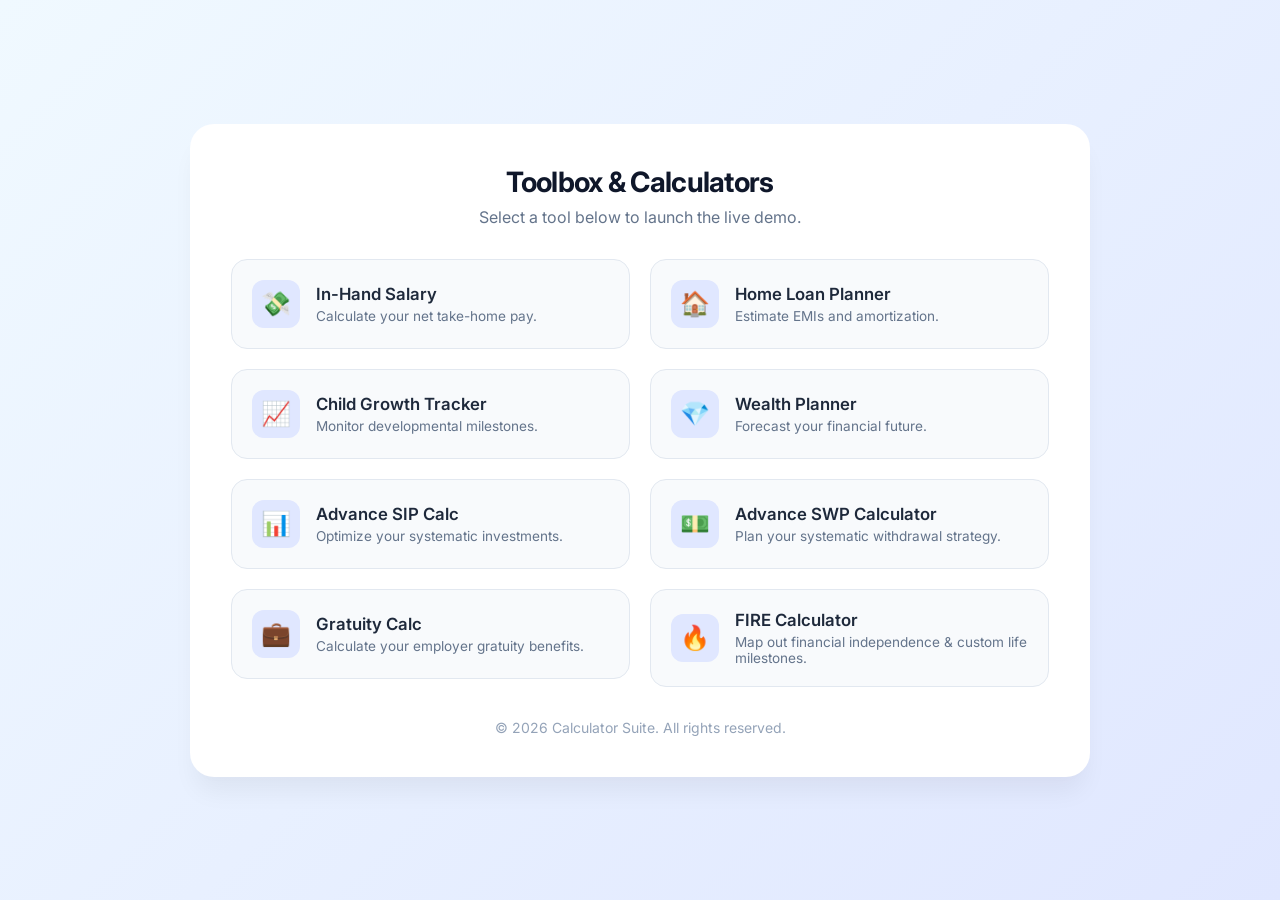
<file: index.html>
<!DOCTYPE html>
<html lang="en">
<head>
    <meta charset="UTF-8">
    <meta name="viewport" content="width=device-width, initial-scale=1.0">
    
    <meta name="description" content="Explore our suite of premium calculators: In-Hand Salary, Home Loan, Child Growth, Wealth Planning, SIP, SWP, and Gratuity.">
    <meta name="theme-color" content="#4f46e5">
    <title>Premium Calculator Suite</title>

    <link rel="preconnect" href="https://fonts.googleapis.com">
    <link rel="preconnect" href="https://fonts.gstatic.com" crossorigin>
    <link href="https://fonts.googleapis.com/css2?family=Inter:wght@400;500;600;700&display=swap" rel="stylesheet">

    <style>
        /* CSS Reset & Base Styles */
        * {
            margin: 0;
            padding: 0;
            box-sizing: border-box;
        }

        body {
            font-family: 'Inter', system-ui, -apple-system, sans-serif;
            /* Modern soft gradient background */
            background: linear-gradient(135deg, #f0f9ff 0%, #e0e7ff 100%);
            color: #1e293b;
            min-height: 100vh;
            display: flex;
            align-items: center;
            justify-content: center;
            padding: 20px;
        }

        /* Main Container Container */
        .dashboard-container {
            background: #ffffff;
            max-width: 900px; /* Slightly wider to accommodate 6 items comfortably */
            width: 100%;
            border-radius: 24px;
            padding: 40px;
            box-shadow: 0 20px 25px -5px rgba(0, 0, 0, 0.05), 0 8px 10px -6px rgba(0, 0, 0, 0.01);
            border: 1px solid rgba(255, 255, 255, 0.5);
        }

        /* Header Styling */
        header {
            text-align: center;
            margin-bottom: 32px;
        }

        h1 {
            font-size: 1.75rem;
            font-weight: 700;
            color: #0f172a;
            margin-bottom: 8px;
            letter-spacing: -0.025em;
        }

        p.subtitle {
            color: #64748b;
            font-size: 1rem;
            font-weight: 400;
        }

        /* Grid Layout for Links */
        .nav-grid {
            display: grid;
            grid-template-columns: repeat(auto-fit, minmax(280px, 1fr));
            gap: 20px;
            list-style: none;
        }

        /* Card/Link Styling */
        .nav-link {
            display: flex;
            align-items: center;
            text-decoration: none;
            background: #f8fafc;
            border: 1px solid #e2e8f0;
            padding: 20px;
            border-radius: 16px;
            transition: all 0.3s cubic-bezier(0.4, 0, 0.2, 1);
            position: relative;
            overflow: hidden;
        }

        /* Hover Effects */
        .nav-link:hover {
            background: #ffffff;
            border-color: #c7d2fe;
            transform: translateY(-4px);
            box-shadow: 0 10px 15px -3px rgba(79, 70, 229, 0.1), 0 4px 6px -4px rgba(79, 70, 229, 0.05);
        }

        /* Subtle left border highlight on hover */
        .nav-link::before {
            content: '';
            position: absolute;
            left: 0;
            top: 0;
            bottom: 0;
            width: 4px;
            background: #4f46e5;
            transform: scaleY(0);
            transition: transform 0.3s ease;
            border-radius: 16px 0 0 16px;
        }

        .nav-link:hover::before {
            transform: scaleY(1);
        }

        /* Icon Container */
        .icon-wrapper {
            display: flex;
            align-items: center;
            justify-content: center;
            width: 48px;
            height: 48px;
            background: #e0e7ff;
            border-radius: 12px;
            font-size: 1.5rem;
            margin-right: 16px;
            flex-shrink: 0;
            transition: background 0.3s ease;
        }

        .nav-link:hover .icon-wrapper {
            background: #c7d2fe;
        }

        /* Text Container */
        .text-content {
            display: flex;
            flex-direction: column;
        }

        .link-title {
            font-size: 1.05rem;
            font-weight: 600;
            color: #1e293b;
            margin-bottom: 4px;
        }

        .link-desc {
            font-size: 0.85rem;
            color: #64748b;
        }

        /* Footer */
        footer {
            margin-top: 32px;
            text-align: center;
            font-size: 0.875rem;
            color: #94a3b8;
        }

        /* Mobile Responsiveness */
        @media (max-width: 600px) {
            .dashboard-container {
                padding: 24px;
                border-radius: 16px;
            }
            .nav-grid {
                grid-template-columns: 1fr;
            }
        }
    </style>
</head>
<body>

    <main class="dashboard-container">
        <header>
            <h1>Toolbox & Calculators</h1>
            <p class="subtitle">Select a tool below to launch the live demo.</p>
        </header>
        
        <nav>
            <ul class="nav-grid">
                <li>
                    <a href="/calculator/inhandsalary" target="_blank" rel="noopener noreferrer" class="nav-link" aria-label="Open In-Hand Salary Calculator">
                        <div class="icon-wrapper">💸</div>
                        <div class="text-content">
                            <span class="link-title">In-Hand Salary</span>
                            <span class="link-desc">Calculate your net take-home pay.</span>
                        </div>
                    </a>
                </li>
                <li>
                    <a href="/calculator/homeloanplan" target="_blank" rel="noopener noreferrer" class="nav-link" aria-label="Open Home Loan Plan Calculator">
                        <div class="icon-wrapper">🏠</div>
                        <div class="text-content">
                            <span class="link-title">Home Loan Planner</span>
                            <span class="link-desc">Estimate EMIs and amortization.</span>
                        </div>
                    </a>
                </li>
                <li>
                    <a href="/calculator/childgrowthtracker" target="_blank" rel="noopener noreferrer" class="nav-link" aria-label="Open Child Growth Tracker">
                        <div class="icon-wrapper">📈</div>
                        <div class="text-content">
                            <span class="link-title">Child Growth Tracker</span>
                            <span class="link-desc">Monitor developmental milestones.</span>
                        </div>
                    </a>
                </li>
                <li>
                    <a href="/calculator/wealthplanner" target="_blank" rel="noopener noreferrer" class="nav-link" aria-label="Open Wealth Advance Planner">
                        <div class="icon-wrapper">💎</div>
                        <div class="text-content">
                            <span class="link-title">Wealth Planner</span>
                            <span class="link-desc">Forecast your financial future.</span>
                        </div>
                    </a>
                </li>
                <li>
                    <a href="/calculator/sipadvance" target="_blank" rel="noopener noreferrer" class="nav-link" aria-label="Open Advance SIP Calculator">
                        <div class="icon-wrapper">📊</div>
                        <div class="text-content">
                            <span class="link-title">Advance SIP Calc</span>
                            <span class="link-desc">Optimize your systematic investments.</span>
                        </div>
                    </a>
                </li>
                <li>
                    <a href="/calculator/swp" target="_blank" rel="noopener noreferrer" class="nav-link" aria-label="Open SWP Calculator">
                        <div class="icon-wrapper">💵</div>
                        <div class="text-content">
                            <span class="link-title">Advance SWP Calculator</span>
                            <span class="link-desc">Plan your systematic withdrawal strategy.</span>
                        </div>
                    </a>
                </li>
                <li>
                    <a href="/calculator/gratuity" target="_blank" rel="noopener noreferrer" class="nav-link" aria-label="Open Gratuity Calculator">
                        <div class="icon-wrapper">💼</div>
                        <div class="text-content">
                            <span class="link-title">Gratuity Calc</span>
                            <span class="link-desc">Calculate your employer gratuity benefits.</span>
                        </div>
                    </a>
                </li>

                <!-- FIRE Milestone Calculator -->
                <li>
                    <a href="/calculator/fire" target="_blank" rel="noopener noreferrer" class="nav-link" aria-label="Open FIRE Milestone Planner">
                        <div class="icon-wrapper">🔥</div>
                        <div class="text-content">
                            <span class="link-title">FIRE Calculator</span>
                            <span class="link-desc">Map out financial independence & custom life milestones.</span>
                        </div>
                    </a>
                </li>
            </ul>
        </nav>

        <footer>
            <p>&copy; 2026 Calculator Suite. All rights reserved.</p>
        </footer>
    </main>

</body>
</html>
</file>
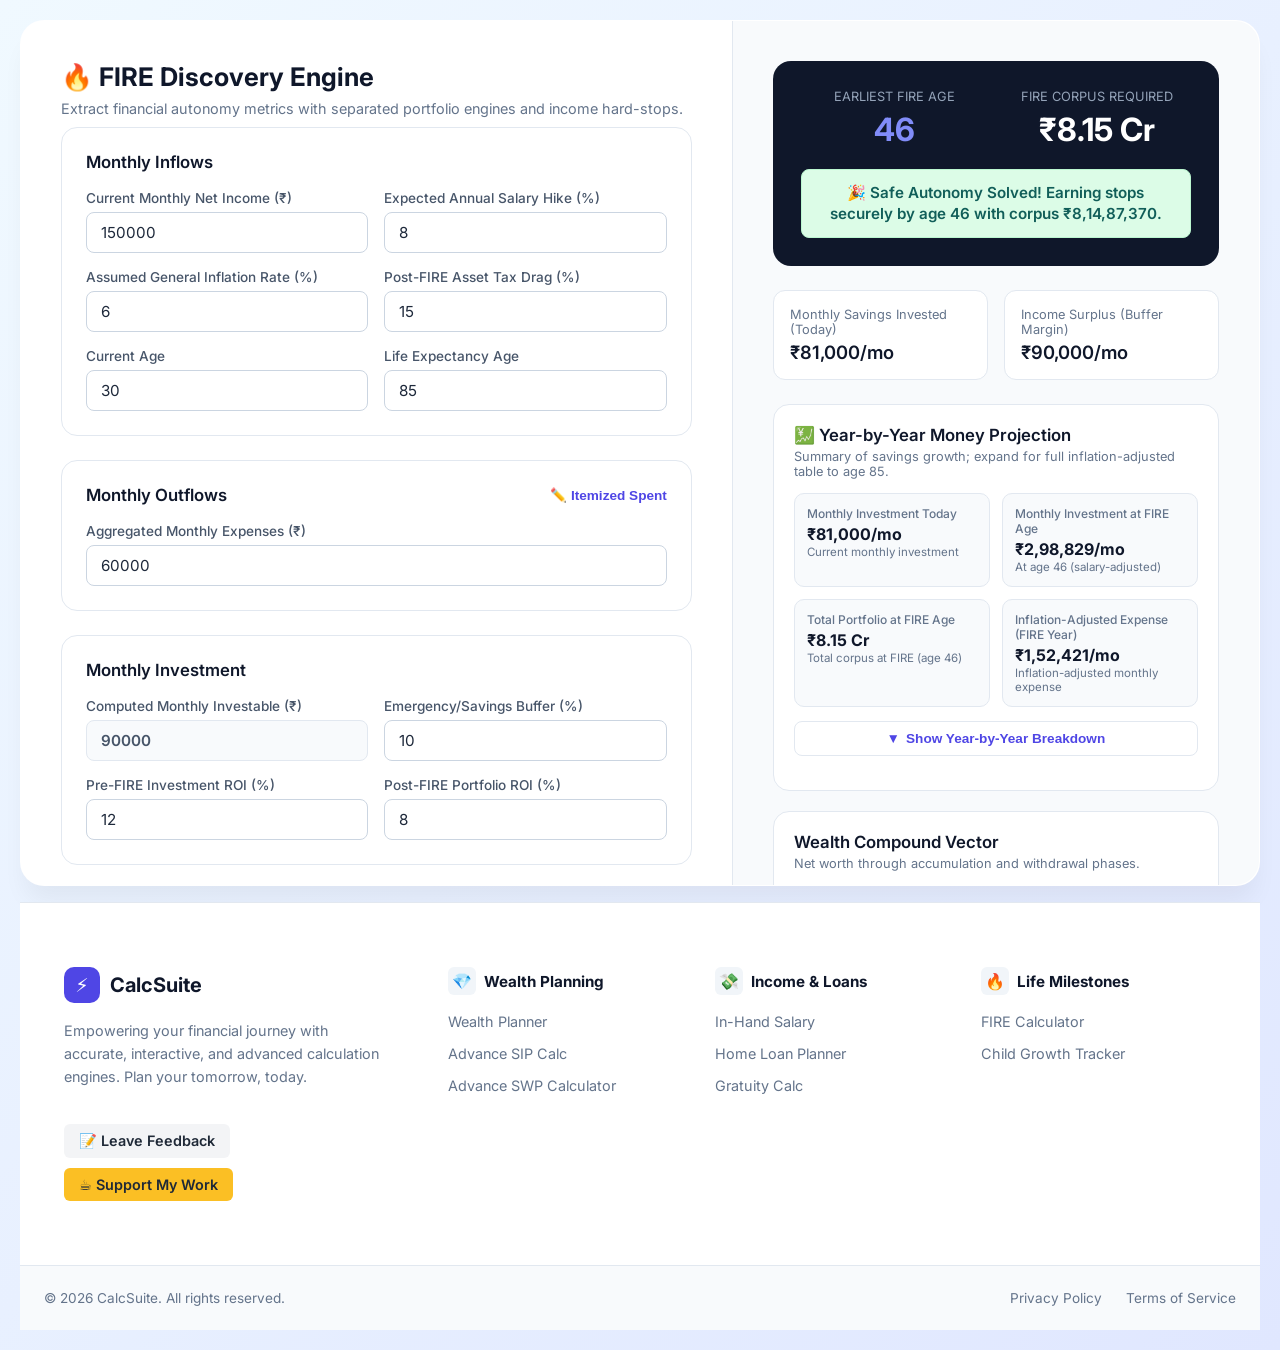
<file: fire.html>
<!DOCTYPE html>
<html lang="en">
<head>
<meta charset="UTF-8">
<meta name="viewport" content="width=device-width, initial-scale=1.0">
<title>Holistic FIRE Discovery Engine</title>
<link rel="preconnect" href="https://fonts.googleapis.com">
<link rel="preconnect" href="https://fonts.gstatic.com" crossorigin>
<link href="https://fonts.googleapis.com/css2?family=Inter:wght@400;500;600;700&display=swap" rel="stylesheet">
<link rel="stylesheet" href="global.css">
<script src="global.js" defer></script>
<style>
:root {
  --primary:#4f46e5; --primary-hover:#4338ca;
  --bg-main:linear-gradient(135deg,#f0f9ff 0%,#e0e7ff 100%);
  --surface:#ffffff; --text-main:#1e293b; --text-muted:#64748b;
  --border:#cbd5e1;
  --success-bg:#dcfce7; --success-text:#115e59;
  --warning-bg:#fef3c7; --warning-text:#92400e;
  --error-bg:#fee2e2; --error-text:#991b1b;
}
*{margin:0;padding:0;box-sizing:border-box;}
body{font-family:'Inter',system-ui,sans-serif;background:var(--bg-main);color:var(--text-main);min-height:100vh;padding:20px;display:flex;justify-content:center;align-items:flex-start;}
.fire-container{background:var(--surface);max-width:1440px;width:100%;border-radius:24px;box-shadow:0 20px 25px -5px rgba(0,0,0,.05);border:1px solid rgba(255,255,255,.5);display:grid;grid-template-columns:1.15fr 0.85fr;}
.input-panel{padding:40px;border-right:1px solid #e2e8f0;max-height:96vh;overflow-y:auto;}
.output-panel{padding:40px;background:#f8fafc;display:flex;flex-direction:column;max-height:96vh;overflow-y:auto;border-top-right-radius:24px;border-bottom-right-radius:24px;}
header{margin-bottom:10px;}
h1{font-size:1.6rem;font-weight:700;color:#0f172a;}
.subtitle{color:var(--text-muted);font-size:.9rem;margin-top:8px;}
.section-card{background:#fff;border:1px solid #e2e8f0;border-radius:16px;padding:24px;margin-bottom:24px;}
.section-title{font-size:1.05rem;font-weight:600;margin-bottom:18px;color:#0f172a;display:flex;justify-content:space-between;align-items:center;}
.grid-inputs{display:grid;grid-template-columns:1fr 1fr;gap:16px;}
.form-group{display:flex;flex-direction:column;gap:6px;}
.form-group.full-width{grid-column:span 2;}
.checkbox-group{flex-direction:row;align-items:center;gap:10px;cursor:pointer;padding:4px 0;}
.checkbox-group input{width:18px;height:18px;accent-color:var(--primary);cursor:pointer;}
label{font-size:.85rem;font-weight:500;color:#475569;}
input[type="number"],input[type="text"],select{width:100%;padding:10px 14px;border:1px solid var(--border);border-radius:8px;font-family:inherit;font-size:.95rem;color:var(--text-main);background:#fff;}
select{cursor:pointer;}
input[readonly]{background:#f8fafc;color:#475569;cursor:not-allowed;border-color:#e2e8f0;font-weight:600;}
.collapsible-trigger{background:none;border:none;color:var(--primary);font-size:.85rem;font-weight:600;cursor:pointer;display:flex;align-items:center;gap:4px;}
.collapsible-content{display:none;margin-top:18px;padding-top:18px;border-top:1px dashed #e2e8f0;}
.collapsible-content.active{display:block;}
.asset-row-grid{display:grid;grid-template-columns:1.2fr 1fr 0.8fr;gap:12px;align-items:center;margin-bottom:12px;}
.asset-row-title{font-size:.85rem;font-weight:600;color:#334155;}
.conditional-housing-panel{background:#fafafa;border:1px solid #e2e8f0;border-radius:12px;padding:16px;margin-top:14px;display:none;flex-direction:column;gap:14px;}
.conditional-housing-panel.active{display:flex;}
.purchase-mode-row{display:grid;grid-template-columns:1fr 1fr;gap:14px;}
.purchase-mode-badge{font-size:.75rem;font-weight:700;background:#ede9fe;color:#7c3aed;padding:2px 8px;border-radius:20px;display:inline-block;margin-left:6px;}
.emi-fields{display:none;grid-template-columns:1fr 1fr;gap:14px;}
.emi-fields.active{display:grid;}
.info-badge{font-size:.78rem;color:#7c3aed;background:#f5f3ff;padding:8px 12px;border-radius:8px;border:1px solid #ddd6fe;margin-top:6px;}
.table-header{display:grid;grid-template-columns:1.5fr 1fr 1fr auto;gap:12px;margin-bottom:8px;padding:0 4px;}
.table-header span{font-size:.75rem;font-weight:600;text-transform:uppercase;color:var(--text-muted);}
.dynamic-row{display:grid;grid-template-columns:1.5fr 1fr 1fr auto;gap:12px;align-items:center;margin-bottom:10px;}
.add-btn{background:#f5f3ff;color:var(--primary);border:1px dashed var(--primary);padding:10px;border-radius:8px;cursor:pointer;font-weight:600;font-size:.85rem;width:100%;margin-top:8px;}
.delete-btn{background:none;border:none;color:#ef4444;cursor:pointer;font-size:1.2rem;}
/* Output panel */
.kpi-block{background:#0f172a;color:#fff;border-radius:18px;padding:28px;text-align:center;margin-bottom:24px;}
.kpi-split{display:grid;grid-template-columns:1fr 1fr;gap:16px;margin-bottom:20px;}
.kpi-label{font-size:.8rem;text-transform:uppercase;color:#94a3b8;}
.kpi-value{font-size:2rem;font-weight:700;margin-top:6px;}
.kpi-value.highlight{color:#818cf8;}
.kpi-status{font-size:.95rem;font-weight:600;padding:12px 16px;border-radius:8px;line-height:1.4;}
.kpi-status.success{background-color:var(--success-bg);color:var(--success-text);border:1px solid #bbf7d0;}
.kpi-status.error{background-color:var(--error-bg);color:var(--error-text);border:1px solid #fca5a5;}
.metrics-subgrid{display:grid;grid-template-columns:1fr 1fr;gap:16px;margin-bottom:24px;}
.sub-metric{background:#fff;padding:16px;border-radius:12px;border:1px solid #e2e8f0;}
.sub-metric-label{font-size:.8rem;color:var(--text-muted);}
.sub-metric-val{font-size:1.15rem;font-weight:600;color:#0f172a;margin-top:4px;}
/* Charts */
.chart-frame{background:#fff;border:1px solid #e2e8f0;border-radius:16px;padding:20px;margin-bottom:20px;}
.chart-bars{display:flex;align-items:flex-end;gap:4px;height:160px;border-bottom:2px solid #e2e8f0;padding-bottom:4px;overflow-x:auto;}
.chart-bar-wrapper{flex:1;min-width:12px;display:flex;flex-direction:column;align-items:center;height:100%;justify-content:flex-end;position:relative;}
.bar{width:100%;background:#cbd5e1;border-radius:3px 3px 0 0;min-height:2px;transition:height .3s;}
.bar.retired{background:#10b981;}
.bar.milestone-dip{background:#f59e0b;}
.flow-bar-container{display:flex;width:100%;gap:1px;height:100%;align-items:flex-end;}
.flow-sub-bar{width:50%;min-height:1px;}
.flow-sub-bar.inflow{background:#6366f1;}
.flow-sub-bar.outflow{background:#f43f5e;}
.chart-label-x{font-size:.55rem;color:var(--text-muted);margin-top:6px;transform:rotate(-45deg);white-space:nowrap;}
.tooltip{position:absolute;bottom:105%;background:#0f172a;color:#fff;padding:6px 10px;border-radius:6px;font-size:.75rem;white-space:nowrap;visibility:hidden;opacity:0;z-index:10;pointer-events:none;box-shadow:0 4px 6px -1px rgba(0,0,0,.1);}
.chart-bar-wrapper:hover .tooltip{visibility:visible;opacity:1;}

/* ── Projection Table ─────────────────────────────────────── */
.proj-frame{background:#fff;border:1px solid #e2e8f0;border-radius:16px;padding:20px;margin-bottom:20px;}
.proj-summary{display:grid;grid-template-columns:1fr 1fr;gap:12px;margin-bottom:14px;}
.proj-summary-card{background:#f8fafc;border:1px solid #e2e8f0;border-radius:10px;padding:12px;}
.proj-summary-label{font-size:.75rem;color:var(--text-muted);font-weight:500;}
.proj-summary-val{font-size:1rem;font-weight:700;color:#0f172a;margin-top:3px;}
.proj-summary-sub{font-size:.72rem;color:var(--text-muted);margin-top:1px;}
.proj-expand-btn{width:100%;background:none;border:1px solid #e2e8f0;border-radius:8px;padding:9px 14px;font-size:.85rem;font-weight:600;color:var(--primary);cursor:pointer;display:flex;align-items:center;justify-content:center;gap:6px;margin-bottom:14px;}
.proj-expand-btn:hover{background:#f5f3ff;}
.proj-table-wrap{display:none;overflow-x:auto;max-height:340px;overflow-y:auto;}
.proj-table-wrap.active{display:block;}
.proj-table{width:100%;border-collapse:collapse;font-size:.78rem;}
.proj-table th{background:#f1f5f9;color:#475569;font-weight:600;text-transform:uppercase;font-size:.7rem;padding:8px 10px;text-align:right;position:sticky;top:0;border-bottom:2px solid #e2e8f0;}
.proj-table th:first-child{text-align:left;}
.proj-table td{padding:7px 10px;text-align:right;border-bottom:1px solid #f1f5f9;color:#1e293b;}
.proj-table td:first-child{text-align:left;font-weight:600;}
.proj-table tr.fire-row td{background:#fffbeb;font-weight:700;}
.proj-table tr.fire-row td:first-child{color:#d97706;}
.proj-table tr.retired-row td{background:#f0fdf4;}
.proj-table tr.retired-row td:first-child{color:#059669;}
.proj-table tr.danger-row td{background:#fff1f2;}
.proj-table tr.danger-row td:first-child{color:#e11d48;}

@media(max-width:900px){
  body{padding:0;}
  .fire-container{grid-template-columns:1fr!important;border-radius:0;min-height:100vh;}
  .input-panel,.output-panel{padding:1rem;max-height:none;overflow-y:visible;border-right:none;border-radius:0;}
  .grid-inputs,.asset-row-grid,.purchase-mode-row,.emi-fields,.proj-summary{grid-template-columns:1fr;}
  .table-header{display:none;}
  .dynamic-row{grid-template-columns:1fr;background:#f8fafc;padding:12px;border-radius:8px;border:1px solid #e2e8f0;position:relative;}
  .delete-btn{position:absolute;top:8px;right:8px;}
}

@media only screen and (max-width: 767px) {
  .fire-container {display: block;}
  .dynamic-row {padding: 1.8em;}
}
</style>
</head>
<body>    
<main class="fire-container">
    <!-- ═══ INPUT PANEL ═══════════════════════════════════════════════════ -->
    <section class="input-panel">
    <header>
        <h1>🔥 FIRE Discovery Engine</h1>
        <p class="subtitle">Extract financial autonomy metrics with separated portfolio engines and income hard-stops.</p>
    </header>

    <!-- Inflows & Horizons -->
    <div class="section-card">
        <div class="section-title">Monthly Inflows</div>
        <div class="grid-inputs">
        <div class="form-group"><label for="monthlyIncome">Current Monthly Net Income (₹)</label><input type="number" id="monthlyIncome" value="150000"></div>
        <div class="form-group"><label for="incomeIncrement">Expected Annual Salary Hike (%)</label><input type="number" id="incomeIncrement" value="8" step="0.5"></div>
        <div class="form-group"><label for="inflation">Assumed General Inflation Rate (%)</label><input type="number" id="inflation" value="6" step="0.1"></div>
        <div class="form-group"><label for="taxRate">Post-FIRE Asset Tax Drag (%)</label><input type="number" id="taxRate" value="15" step="0.5"></div>
        <div class="form-group"><label for="currentAge">Current Age</label><input type="number" id="currentAge" value="30"></div>
        <div class="form-group"><label for="lifeExpectancy">Life Expectancy Age</label><input type="number" id="lifeExpectancy" value="85"></div>
        </div>
    </div>

    <!-- Outflows -->
    <div class="section-card">
        <div class="section-title">
        <span>Monthly Outflows</span>
        <button class="collapsible-trigger" onclick="toggleSection('expenseCollapsible')">✏️ Itemized Spent</button>
        </div>
        <div class="form-group"><label for="masterExpense">Aggregated Monthly Expenses (₹)</label><input type="number" id="masterExpense" value="60000"></div>
        <div id="expenseCollapsible" class="collapsible-content">
        <div class="grid-inputs" style="margin-top:10px;">
            <div class="form-group"><label>Rent (₹/mo)</label><input type="number" id="rentInput" value="0" class="itemized-exp" oninput="calculateFire()"></div>
            <div class="form-group"><label>Bills &amp; Utilities (₹)</label><input type="number" value="0" class="itemized-exp" oninput="calculateFire()"></div>
            <div class="form-group"><label>Food &amp; Groceries (₹)</label><input type="number" value="0" class="itemized-exp" oninput="calculateFire()"></div>
            <div class="form-group"><label>Transport &amp; Fuel (₹)</label><input type="number" value="0" class="itemized-exp" oninput="calculateFire()"></div>
            <div class="form-group"><label>Car EMI &amp; Upkeep (₹)</label><input type="number" value="0" class="itemized-exp" oninput="calculateFire()"></div>
            <div class="form-group"><label>Maid &amp; Support (₹)</label><input type="number" value="0" class="itemized-exp" oninput="calculateFire()"></div>
        </div>
        </div>
    </div>

    <!-- Investment Strategy -->
    <div class="section-card">
        <div class="section-title">Monthly Investment</div>
        <div class="grid-inputs">
        <div class="form-group"><label for="investmentOverride">Computed Monthly Investable (₹)</label><input type="number" id="investmentOverride" value="90000" readonly></div>
        <div class="form-group"><label for="cashBufferPct">Emergency/Savings Buffer (%)</label><input type="number" id="cashBufferPct" value="10" min="0" max="90"></div>
        <div class="form-group"><label for="workingRoi">Pre-FIRE Investment ROI (%)</label><input type="number" id="workingRoi" value="12" step="0.5"></div>
        <div class="form-group"><label for="postFireRoi">Post-FIRE Portfolio ROI (%)</label><input type="number" id="postFireRoi" value="8" step="0.5"></div>
        </div>
    </div>

    <!-- Existing Assets -->
    <div class="section-card">
        <div class="section-title">
        <span>Existing Asset Portfolio</span>
        <button class="collapsible-trigger" onclick="toggleSection('portfolioCollapsible')">🏦 Itemized Details</button>
        </div>
        <div class="grid-inputs">
        <div class="form-group"><label>Total Existing Wealth (₹)</label><input type="number" id="masterAssets" value="0" readonly></div>
        <div class="form-group"><label>Blended CAGR (%)</label><input type="text" id="blendedAssetRoi" value="0.0%" readonly></div>
        </div>
        <div id="portfolioCollapsible" class="collapsible-content">
        <div style="display:grid;grid-template-columns:1.2fr 1fr 0.8fr;gap:12px;margin-bottom:8px;opacity:.7;">
            <span style="font-size:.75rem;font-weight:600;">Asset Segment</span>
            <span style="font-size:.75rem;font-weight:600;">Current Balance (₹)</span>
            <span style="font-size:.75rem;font-weight:600;">Expected ROI (%)</span>
        </div>
        <div class="asset-row-grid"><div class="asset-row-title">Debt Instruments</div><input type="number" value="500000" class="itemized-asset" oninput="calculateFire()"><input type="number" value="6" class="itemized-asset-roi" oninput="calculateFire()"></div>
        <div class="asset-row-grid"><div class="asset-row-title">Direct Equity</div><input type="number" value="1000000" class="itemized-asset" oninput="calculateFire()"><input type="number" value="13" class="itemized-asset-roi" oninput="calculateFire()"></div>
        <div class="asset-row-grid"><div class="asset-row-title">Mutual Funds (MF)</div><input type="number" value="500000" class="itemized-asset" oninput="calculateFire()"><input type="number" value="12" class="itemized-asset-roi" oninput="calculateFire()"></div>
        <div class="asset-row-grid"><div class="asset-row-title">EPF Balances</div><input type="number" value="300000" class="itemized-asset" oninput="calculateFire()"><input type="number" value="7.1" class="itemized-asset-roi" oninput="calculateFire()"></div>
        <div class="asset-row-grid"><div class="asset-row-title">NPS Holdings</div><input type="number" value="100000" class="itemized-asset" oninput="calculateFire()"><input type="number" value="9.5" class="itemized-asset-roi" oninput="calculateFire()"></div>
        <div class="asset-row-grid"><div class="asset-row-title">Gold / Commodities</div><input type="number" value="100000" class="itemized-asset" oninput="calculateFire()"><input type="number" value="8" class="itemized-asset-roi" oninput="calculateFire()"></div>
        </div>
    </div>

    <!-- Home Ownership Guardrail -->
    <div class="section-card">
        <div class="section-title">Home Ownership Details</div>
        <div class="form-group checkbox-group">
        <input type="checkbox" id="ownsPaternalHouse" checked onchange="toggleHousingPanel()">
        <label style="cursor:pointer;" for="ownsPaternalHouse">🏠 Already owns house (no purchase needed)</label>
        </div>
        <div id="housingConditionalPanel" class="conditional-housing-panel">
        <div class="purchase-mode-row">
            <div class="form-group"><label for="propertyCost">Property Purchase Cost (₹)</label><input type="number" id="propertyCost" value="6000000" oninput="updateEmiCalc()"></div>
            <div class="form-group"><label for="propertyAge">Target Age to Purchase</label><input type="number" id="propertyAge" value="38" oninput="updateEmiCalc()"></div>
        </div>
        <div class="form-group">
            <label for="purchaseMode">Purchase Mode</label>
            <select id="purchaseMode" onchange="onPurchaseModeChange()">
            <option value="lumpsum">💰 Full Lump-Sum Purchase</option>
            <option value="emi">🏦 Down Payment + Home Loan EMI</option>
            </select>
        </div>
        <div class="emi-fields" id="emiFieldsPanel">
            <div class="form-group"><label for="downPaymentPct">Down Payment (%)</label><input type="number" id="downPaymentPct" value="20" min="5" max="80" oninput="updateEmiCalc()"></div>
            <div class="form-group"><label for="homeLoanRate">Home Loan Interest Rate (%)</label><input type="number" id="homeLoanRate" value="8.5" step="0.1" oninput="updateEmiCalc()"></div>
            <div class="form-group"><label for="loanTenureYears">Loan Tenure (Years)</label><input type="number" id="loanTenureYears" value="20" min="1" max="30" oninput="updateEmiCalc()"></div>
            <div class="form-group"><label>Monthly EMI (₹) <span class="purchase-mode-badge">Auto</span></label><input type="number" id="computedEmi" readonly></div>
            <div class="form-group"><label>Down Payment Amount (₹) <span class="purchase-mode-badge">Auto</span></label><input type="number" id="computedDownPayment" readonly></div>
            <div class="form-group"><label>EMI End Age <span class="purchase-mode-badge">Auto</span></label><input type="number" id="emiEndAge" readonly></div>
        </div>
        <div class="info-badge" id="housingInfoBadge">🏠 Full purchase cost debited from portfolio at target age (inflation-adjusted).</div>
        </div>
    </div>

    <!-- Milestones -->
    <div class="section-card">
        <div class="section-title">Ad-Hoc Capital Milestones</div>
        <div class="table-header">
        <span>Milestone Goal</span><span>Cost (Today's ₹)</span><span>Target Age</span><span></span>
        </div>
        <div id="milestoneContainer"></div>
        <button class="add-btn" onclick="addMilestoneRow('','','')">➕ Add More Capital Outflow Goal</button>
    </div>
    </section>

    <!-- ═══ OUTPUT PANEL ══════════════════════════════════════════════════ -->
    <section class="output-panel">
    <div class="kpi-block">
        <div class="kpi-split">
        <div><div class="kpi-label">Earliest FIRE Age</div><div class="kpi-value highlight" id="outFireAge">--</div></div>
        <div><div class="kpi-label">FIRE Corpus Required</div><div class="kpi-value" id="outFireCorpus">₹0</div></div>
        </div>
        <div class="kpi-status error" id="fireStatusMessage">Analyzing trajectory cash models...</div>
    </div>

    <div class="metrics-subgrid">
        <div class="sub-metric"><div class="sub-metric-label">Monthly Savings Invested (Today)</div><div class="sub-metric-val" id="outRealInvestment">₹0</div></div>
        <div class="sub-metric"><div class="sub-metric-label">Income Surplus (Buffer Margin)</div><div class="sub-metric-val" id="outBufferMargin">₹0</div></div>
    </div>

    <!-- Projection Table (collapsible) -->
    <div class="proj-frame">
        <div class="section-title" style="margin-bottom:4px;">💹 Year-by-Year Money Projection</div>
        <div class="sub-metric-label" style="margin-bottom:14px;">Summary of savings growth; expand for full inflation-adjusted table to age <span id="projLifeAge">85</span>.</div>

        <!-- Summary always-visible cards -->
        <div class="proj-summary" id="projSummaryCards">
        <div class="proj-summary-card">
            <div class="proj-summary-label">Monthly Investment Today</div>
            <div class="proj-summary-val" id="ps1Val">—</div>
            <div class="proj-summary-sub" id="ps1Sub">At current income &amp; buffer</div>
        </div>
        <div class="proj-summary-card">
            <div class="proj-summary-label">Monthly Investment at FIRE Age</div>
            <div class="proj-summary-val" id="ps2Val">—</div>
            <div class="proj-summary-sub" id="ps2Sub">After salary hike compounding</div>
        </div>
        <div class="proj-summary-card">
            <div class="proj-summary-label">Total Portfolio at FIRE Age</div>
            <div class="proj-summary-val" id="ps3Val">—</div>
            <div class="proj-summary-sub" id="ps3Sub">Existing assets + fresh investments</div>
        </div>
        <div class="proj-summary-card">
            <div class="proj-summary-label">Inflation-Adjusted Expense (FIRE Year)</div>
            <div class="proj-summary-val" id="ps4Val">—</div>
            <div class="proj-summary-sub" id="ps4Sub">Monthly expense at retirement</div>
        </div>
        </div>

        <button class="proj-expand-btn" id="projExpandBtn" onclick="toggleProjectionTable()">
        <span id="projExpandIcon">▼</span> Show Year-by-Year Breakdown
        </button>

        <div class="proj-table-wrap" id="projTableWrap">
        <table class="proj-table" id="projTable">
            <thead>
            <tr>
                <th style="text-align:left;">Age</th>
                <th>Monthly Income</th>
                <th>Monthly Investment</th>
                <th>Fresh Pool</th>
                <th>Existing Portfolio</th>
                <th>Total Wealth</th>
                <th>Infl. Adj. Expense/mo</th>
                <th>Phase</th>
            </tr>
            </thead>
            <tbody id="projTableBody"></tbody>
        </table>
        </div>
    </div>

    <!-- Wealth Chart -->
    <div class="chart-frame">
        <div class="section-title" style="margin-bottom:4px;">Wealth Compound Vector</div>
        <div class="sub-metric-label" style="margin-bottom:12px;">Net worth through accumulation and withdrawal phases.</div>
        <div class="chart-bars" id="chartBars"></div>
    </div>

    <!-- Cash-flow Chart -->
    <div class="chart-frame">
        <div class="section-title" style="margin-bottom:4px;">Annual Cash Inflows vs Outflows</div>
        <div class="sub-metric-label" style="margin-bottom:12px;">Income <span style="color:#6366f1;font-weight:600">■</span> stops at FIRE vs inflated expenses <span style="color:#f43f5e;font-weight:600">■</span>.</div>
        <div class="chart-bars" id="chartFlowBars"></div>
    </div>
    </section>
</main>
<footer class="site-footer"></footer>
<script>
// ────────────────────────────────────────────────────────────────────
// UTILITY
// ────────────────────────────────────────────────────────────────────
const fmt  = v => '₹' + Math.round(v).toLocaleString('en-IN');
const fmtC = v => '₹' + (v / 1e7).toFixed(2) + ' Cr';

function toggleSection(id){ document.getElementById(id).classList.toggle('active'); }

function toggleHousingPanel(){
  const owns  = document.getElementById('ownsPaternalHouse').checked;
  const panel = document.getElementById('housingConditionalPanel');
  panel.className = owns ? 'conditional-housing-panel' : 'conditional-housing-panel active';
  calculateFire();
}

function onPurchaseModeChange(){
  const mode  = document.getElementById('purchaseMode').value;
  const panel = document.getElementById('emiFieldsPanel');
  const badge = document.getElementById('housingInfoBadge');
  if(mode==='emi'){
    panel.classList.add('active');
    badge.textContent='🏦 Down payment debited at purchase age; monthly EMI reduces investable surplus until loan closes.';
  } else {
    panel.classList.remove('active');
    badge.textContent='🏠 Full purchase cost debited from portfolio at target age (inflation-adjusted).';
  }
  updateEmiCalc();
}

function calcEmiFormula(loanAmt, annualRate, tenureYears){
  const r = annualRate / 12;
  const n = tenureYears * 12;
  if(n===0) return 0;
  if(r===0) return loanAmt / n;
  return (loanAmt * r * Math.pow(1+r,n)) / (Math.pow(1+r,n) - 1);
}

function updateEmiCalc(){
  const propCost   = parseFloat(document.getElementById('propertyCost').value)   || 0;
  const propAge    = parseInt(document.getElementById('propertyAge').value)       || 0;
  const curAge     = parseInt(document.getElementById('currentAge').value)        || 30;
  const infl       = (parseFloat(document.getElementById('inflation').value)      || 6)/100;
  const downPct    = (parseFloat(document.getElementById('downPaymentPct').value) || 20)/100;
  const rate       = (parseFloat(document.getElementById('homeLoanRate').value)   || 8.5)/100;
  const tenure     = parseInt(document.getElementById('loanTenureYears').value)   || 20;

  const yrs        = Math.max(0, propAge - curAge);
  const inflated   = propCost * Math.pow(1+infl, yrs);
  const down       = inflated * downPct;
  const loan       = inflated - down;
  const emi        = calcEmiFormula(loan, rate, tenure);

  document.getElementById('computedEmi').value         = Math.round(emi);
  document.getElementById('computedDownPayment').value  = Math.round(down);
  document.getElementById('emiEndAge').value            = propAge + tenure;
  calculateFire();
}

function addMilestoneRow(name='',cost='',age=''){
  const container = document.getElementById('milestoneContainer');
  const id        = 'ms_'+Math.random().toString(36).substr(2,5);
  const div       = document.createElement('div');
  div.className   = 'dynamic-row'; div.id = id;
  div.innerHTML   = `
    <input type="text"   placeholder="e.g. Marriage / Education" value="${name}" class="ms-name">
    <input type="number" placeholder="Cost (₹)"                  value="${cost}" class="ms-cost">
    <input type="number" placeholder="Age"                        value="${age}"  class="ms-age">
    <button class="delete-btn" onclick="document.getElementById('${id}').remove();calculateFire();">🗑️</button>`;
  container.appendChild(div);
  div.querySelectorAll('input').forEach(i=>i.addEventListener('input',calculateFire));
  calculateFire();
}

function toggleProjectionTable(){
  const wrap = document.getElementById('projTableWrap');
  const icon = document.getElementById('projExpandIcon');
  const btn  = document.getElementById('projExpandBtn');
  const open = wrap.classList.toggle('active');
  icon.textContent = open ? '▲' : '▼';
  btn.childNodes[1].textContent = open ? ' Hide Year-by-Year Breakdown' : ' Show Year-by-Year Breakdown';
}

// ────────────────────────────────────────────────────────────────────
// CORE SIMULATION  — single pass returning full lifecycle log
// ────────────────────────────────────────────────────────────────────
function runSimulation(params, testRetireAge){
  const {
    currentAge, lifeExpectancy, inflation, taxDrag, salaryHikeRate,
    monthlyIncome, totalMonthlyExpenses, currentMonthlyRent,
    actualInvestedMonthly, freshInvestmentRoi, postFireRoiNet,
    totalExistingNW, assetDetails,          // NEW: per-asset data
    ownsHouse, propertyCost, propertyAge, purchaseMode,
    downPaymentPct, homeLoanRate, loanTenureYrs,
    milestones, cashBufferPct
  } = params;

  const totalSimYears = lifeExpectancy - currentAge;
  const emiEndAge     = propertyAge + loanTenureYrs;

  // Inflate property to purchase year for EMI computation
  const yrsToProperty            = Math.max(0, propertyAge - currentAge);
  const inflatedPropAtPurchase   = propertyCost * Math.pow(1+inflation, yrsToProperty);
  const downAmt                  = inflatedPropAtPurchase * downPaymentPct;
  const loanAmt                  = inflatedPropAtPurchase - downAmt;
  const emiMonthly               = (purchaseMode==='emi') ? calcEmiFormula(loanAmt, homeLoanRate, loanTenureYrs) : 0;

  // ── Per-asset tracking (each asset grows at its own ROI independently)
  // We track individual asset values; existing NW = sum of all asset values
  let assetValues = assetDetails.map(a => a.balance);   // array of current balances

  let simFreshPool    = 0;
  let lifecycleLog    = [];
  let portfolioSurvived = true;
  let retired         = false;   // flips once, permanently

  for(let year=1; year<=totalSimYears; year++){
    const simAge      = currentAge + year;
    const yrsElapsed  = year - 1;   // full years elapsed before this year starts

    let milestoneDip  = false;
    let milestoneCost = 0;
    let annualInflow  = 0;
    let annualOutflow = 0;

    // ── Existing assets: each grows at its own blended ROI annually ──
    // They always grow (pre & post FIRE) until merged into retirement draw-down.
    // At retirement we merge into a single pool and stop tracking separately.
    if(!retired){
      assetValues = assetValues.map((v,i) => v * (1 + assetDetails[i].roi));
    }

    const existingPoolNow = retired ? 0 : assetValues.reduce((s,v)=>s+v,0);

    if(simAge <= testRetireAge){
      // ══ PRE-FIRE: Working Phase ══════════════════════════════════

      // Annual income at START of this year (year 1 = base * hike^0 = base)
      const yearIncome   = (monthlyIncome * 12) * Math.pow(1+salaryHikeRate, yrsElapsed);
      // Annual expenses inflated
      const yearExpense  = (totalMonthlyExpenses * 12) * Math.pow(1+inflation, yrsElapsed);
      annualInflow  = yearIncome;
      annualOutflow = yearExpense;

      // Investable surplus this year (income grows with salary, expenses with inflation)
      const yearMonthlySurplus  = Math.max(0, (yearIncome/12) - (yearExpense/12));

      // EMI deduction during loan period
      let emiDeduction = 0;
      if(!ownsHouse && purchaseMode==='emi' && simAge > propertyAge && simAge <= emiEndAge){
        emiDeduction = emiMonthly;
      }

      const yearMonthlyInvested = Math.max(0, yearMonthlySurplus - emiDeduction) * (1 - cashBufferPct);
      const annualContrib       = yearMonthlyInvested * 12;

      // Fresh pool grows + mid-year contribution approximation
      simFreshPool = (simFreshPool * (1+freshInvestmentRoi)) + (annualContrib * (1+freshInvestmentRoi/2));

    } else {
      // ══ POST-FIRE: Retirement Phase ══════════════════════════════

      if(!retired){
        // First year of retirement: merge all pools
        retired = true;
        // existingPoolNow already computed after growth above
        simFreshPool = simFreshPool + existingPoolNow;
        assetValues  = assetValues.map(()=>0);   // zeroed — all in simFreshPool now
      }

      annualInflow = 0;

      // Expenses; remove rent if house acquired
      let baseMonthlyExp = totalMonthlyExpenses;
      if(ownsHouse || (!ownsHouse && simAge > propertyAge)){
        baseMonthlyExp = Math.max(0, baseMonthlyExp - currentMonthlyRent);
      }
      // Inflation-adjusted expense for this year (year = full years from currentAge)
      annualOutflow = (baseMonthlyExp * 12) * Math.pow(1+inflation, year);

      // Withdrawal then growth: NW_end = (NW_start - withdrawal) * (1 + postFireRoiNet)
      const afterWithdrawal = simFreshPool - annualOutflow;
      simFreshPool          = afterWithdrawal * (1 + postFireRoiNet);
    }

    // ── Housing purchase deduction ──────────────────────────────────────
    if(!ownsHouse && simAge === propertyAge){
      // Inflate to the same yearsElapsed basis (start of purchase year)
      const inflatedCost = propertyCost * Math.pow(1+inflation, yrsElapsed);

      if(purchaseMode==='lumpsum'){
        // Deduct from fresh pool first, then asset pools
        if(simFreshPool >= inflatedCost){
          simFreshPool -= inflatedCost;
        } else {
          let rem = inflatedCost - simFreshPool;
          simFreshPool = 0;
          // Draw from each asset proportionally
          const totalAsset = assetValues.reduce((s,v)=>s+v,0);
          if(totalAsset >= rem){
            assetValues = assetValues.map(v => v - (totalAsset>0 ? v/totalAsset*rem : 0));
          } else {
            assetValues = assetValues.map(()=>0);
          }
        }
        milestoneDip  = true;
        milestoneCost += inflatedCost;

      } else {
        // EMI: only down payment at purchase age
        const inflDown = inflatedPropAtPurchase * downPaymentPct;
        if(simFreshPool >= inflDown){
          simFreshPool -= inflDown;
        } else {
          let rem = inflDown - simFreshPool;
          simFreshPool = 0;
          const totalAsset = assetValues.reduce((s,v)=>s+v,0);
          if(totalAsset >= rem){
            assetValues = assetValues.map(v => v - (totalAsset>0 ? v/totalAsset*rem : 0));
          } else {
            assetValues = assetValues.map(()=>0);
          }
        }
        milestoneDip  = true;
        milestoneCost += inflDown;
      }
    }

    // ── Ad-hoc milestones ──────────────────────────────────────────────
    milestones.forEach(ms => {
      if(ms.age === simAge){
        const inflated = ms.cost * Math.pow(1+inflation, yrsElapsed);
        if(simFreshPool >= inflated){
          simFreshPool -= inflated;
        } else {
          let rem = inflated - simFreshPool;
          simFreshPool = 0;
          if(!retired){
            const totalAsset = assetValues.reduce((s,v)=>s+v,0);
            if(totalAsset >= rem){
              assetValues = assetValues.map(v => v - (totalAsset>0 ? v/totalAsset*rem : 0));
            } else {
              assetValues = assetValues.map(()=>0);
            }
          }
        }
        milestoneDip  = true;
        milestoneCost += inflated;
      }
    });

    if(milestoneDip) annualOutflow += milestoneCost;

    const existingNow    = retired ? 0 : assetValues.reduce((s,v)=>s+v,0);
    const combinedNW     = retired ? simFreshPool : existingNow + simFreshPool;

    if(combinedNW < 0){
      simFreshPool = 0;
      assetValues  = assetValues.map(()=>0);
      if(simAge > testRetireAge) portfolioSurvived = false;
    }

    // Monthly investment this year for the table
    const yrsEl2         = yrsElapsed;
    const yearIncomeNow  = (monthlyIncome * 12) * Math.pow(1+salaryHikeRate, yrsEl2);
    const yearExpNow     = (totalMonthlyExpenses * 12) * Math.pow(1+inflation, yrsEl2);
    const surplusMonthly = Math.max(0, (yearIncomeNow/12) - (yearExpNow/12));
    let emiDed           = 0;
    if(!ownsHouse && purchaseMode==='emi' && simAge > propertyAge && simAge <= emiEndAge) emiDed = emiMonthly;
    const monthlyInvested = simAge <= testRetireAge
      ? Math.max(0, surplusMonthly - emiDed) * (1 - cashBufferPct)
      : 0;

    const inflExpMonthly = ((totalMonthlyExpenses) * Math.pow(1+inflation, yrsEl2+1));

    lifecycleLog.push({
      age:          simAge,
      value:        Math.max(0, combinedNW),
      existingNW:   existingNow,
      freshPool:    Math.max(0, simFreshPool),
      isRetired:    simAge > testRetireAge,
      dip:          milestoneDip,
      dipVal:       milestoneCost,
      inflow:       annualInflow,
      outflow:      annualOutflow,
      monthlyIncome:       yearIncomeNow/12,
      monthlyInvested:     monthlyInvested,
      inflExpMonthly:      inflExpMonthly
    });
  }

  return { portfolioSurvived, lifecycleLog };
}

// ────────────────────────────────────────────────────────────────────
// MAIN CALCULATOR
// ────────────────────────────────────────────────────────────────────
function calculateFire(){
  // ── Parse inputs ───────────────────────────────────────────────
  const currentAge      = parseInt(document.getElementById('currentAge').value)        || 30;
  const lifeExpectancy  = parseInt(document.getElementById('lifeExpectancy').value)    || 85;
  const inflation       = (parseFloat(document.getElementById('inflation').value)      || 6)/100;
  const taxDrag         = (parseFloat(document.getElementById('taxRate').value)        || 15)/100;
  const salaryHikeRate  = (parseFloat(document.getElementById('incomeIncrement').value)||8)/100;
  const monthlyIncome   = parseFloat(document.getElementById('monthlyIncome').value)   || 0;
  const cashBufferPct   = (parseFloat(document.getElementById('cashBufferPct').value)  || 0)/100;

  // Expenses
  let totalMonthlyExpenses = 0;
  document.querySelectorAll('.itemized-exp').forEach(i=>totalMonthlyExpenses+=(parseFloat(i.value)||0));
  const currentMonthlyRent = parseFloat(document.getElementById('rentInput').value) || 0;
  const masterEl           = document.getElementById('masterExpense');
  if(totalMonthlyExpenses > 0){ masterEl.value = totalMonthlyExpenses; masterEl.readOnly = true; }
  else { totalMonthlyExpenses = parseFloat(masterEl.value)||0; masterEl.readOnly = false; }

  // Surplus (today's figure — displayed; simulation uses growing surplus)
  const computedSurplus       = Math.max(0, monthlyIncome - totalMonthlyExpenses);
  const actualInvestedMonthly = computedSurplus * (1 - cashBufferPct);
  document.getElementById('investmentOverride').innerText = Math.round(computedSurplus);
  document.getElementById('investmentOverride').value     = Math.round(computedSurplus);
  document.getElementById('outBufferMargin').innerText    = fmt(computedSurplus)+'/mo';
  document.getElementById('outRealInvestment').innerText  = fmt(actualInvestedMonthly)+'/mo';

  const freshInvestmentRoi = (parseFloat(document.getElementById('workingRoi').value) || 12)/100;
  const postFireRoiRaw     = (parseFloat(document.getElementById('postFireRoi').value)|| 8)/100;
  const postFireRoiNet     = postFireRoiRaw * (1 - taxDrag);

  // ── Existing assets: collect PER-ASSET details ─────────────────
  const assetInputs = document.querySelectorAll('.itemized-asset');
  const assetRois   = document.querySelectorAll('.itemized-asset-roi');
  let totalExistingNW = 0, totalReturnProd = 0;
  const assetDetails = [];
  assetInputs.forEach((inp,idx)=>{
    const bal = parseFloat(inp.value) || 0;
    const roi = (parseFloat(assetRois[idx].value) || 0)/100;
    assetDetails.push({ balance:bal, roi });
    totalExistingNW  += bal;
    totalReturnProd  += bal * roi;
  });
  document.getElementById('masterAssets').value    = totalExistingNW;
  const blendedRoi = totalExistingNW > 0 ? totalReturnProd/totalExistingNW : 0;
  document.getElementById('blendedAssetRoi').value = (blendedRoi*100).toFixed(1)+'%';

  // ── Milestones ─────────────────────────────────────────────────
  const milestones = [];
  document.querySelectorAll('#milestoneContainer .dynamic-row').forEach(row=>{
    const cost = parseFloat(row.querySelector('.ms-cost').value)||0;
    const age  = parseInt(row.querySelector('.ms-age').value)   ||0;
    if(cost>0 && age>currentAge) milestones.push({cost,age});
  });

  // ── Housing ────────────────────────────────────────────────────
  const ownsHouse      = document.getElementById('ownsPaternalHouse').checked;
  const propertyCost   = parseFloat(document.getElementById('propertyCost').value) ||0;
  const propertyAge    = parseInt(document.getElementById('propertyAge').value)    ||0;
  const purchaseMode   = document.getElementById('purchaseMode').value;
  const downPaymentPct = (parseFloat(document.getElementById('downPaymentPct').value)||20)/100;
  const homeLoanRate   = (parseFloat(document.getElementById('homeLoanRate').value) ||8.5)/100;
  const loanTenureYrs  = parseInt(document.getElementById('loanTenureYears').value) ||20;

  const simParams = {
    currentAge, lifeExpectancy, inflation, taxDrag, salaryHikeRate,
    monthlyIncome, totalMonthlyExpenses, currentMonthlyRent,
    actualInvestedMonthly, freshInvestmentRoi, postFireRoiNet,
    totalExistingNW, assetDetails,
    ownsHouse, propertyCost, propertyAge, purchaseMode,
    downPaymentPct, homeLoanRate, loanTenureYrs,
    milestones, cashBufferPct
  };

  // ── Solver: find earliest FIRE age ────────────────────────────
  let earliestFireAge = null, fireCorpus = 0, winLog = [];

  for(let tryAge = currentAge+1; tryAge <= lifeExpectancy; tryAge++){
    const { portfolioSurvived, lifecycleLog } = runSimulation(simParams, tryAge);
    if(portfolioSurvived){
      earliestFireAge = tryAge;
      winLog          = lifecycleLog;
      const node      = lifecycleLog.find(l=>l.age===tryAge);
      fireCorpus      = node ? node.value : 0;
      break;
    }
  }

  // ── Output ─────────────────────────────────────────────────────
  document.getElementById('projLifeAge').textContent = lifeExpectancy;
  const outAge    = document.getElementById('outFireAge');
  const outCorpus = document.getElementById('outFireCorpus');
  const statusBox = document.getElementById('fireStatusMessage');

  if(earliestFireAge !== null){
    outAge.innerText    = earliestFireAge;
    outCorpus.innerText = fmtC(fireCorpus);
    statusBox.className = 'kpi-status success';
    statusBox.innerText = `🎉 Safe Autonomy Solved! Earning stops securely by age ${earliestFireAge} with corpus ${fmt(fireCorpus)}.`;
    paintCharts(winLog, fireCorpus);
    paintProjectionTable(winLog, earliestFireAge, currentAge, actualInvestedMonthly, salaryHikeRate, inflation, cashBufferPct, totalMonthlyExpenses, lifeExpectancy);
    paintProjectionSummary(winLog, earliestFireAge, currentAge, actualInvestedMonthly);
  } else {
    outAge.innerText    = 'N/A'; outCorpus.innerText = '₹0';
    statusBox.className = 'kpi-status error';
    statusBox.innerText = `⚠️ Outflow Runway Ruin! Core assets break down inside lifetime horizons. Adjust savings or extend income duration.`;
    document.getElementById('chartBars').innerHTML     = '<div style="color:var(--text-muted);font-size:.85rem;text-align:center;width:100%;margin-bottom:40px;">Trajectory broken.</div>';
    document.getElementById('chartFlowBars').innerHTML = '<div style="color:var(--text-muted);font-size:.85rem;text-align:center;width:100%;margin-bottom:40px;">Trajectory broken.</div>';
    clearProjectionSummary();
  }
  saveState();
}

// ────────────────────────────────────────────────────────────────────
// PROJECTION SUMMARY CARDS (always-visible 4-tile section)
// ────────────────────────────────────────────────────────────────────
function paintProjectionSummary(log, fireAge, currentAge, todayInvested){
  const node = log.find(l=>l.age===fireAge);
  document.getElementById('ps1Val').textContent = fmt(todayInvested)+'/mo';
  document.getElementById('ps1Sub').textContent = 'Current monthly investment';
  document.getElementById('ps2Val').textContent = node ? fmt(node.monthlyInvested)+'/mo' : '—';
  document.getElementById('ps2Sub').textContent = node ? `At age ${fireAge} (salary-adjusted)` : '';
  document.getElementById('ps3Val').textContent = node ? fmtC(node.value) : '—';
  document.getElementById('ps3Sub').textContent = node ? `Total corpus at FIRE (age ${fireAge})` : '';
  document.getElementById('ps4Val').textContent = node ? fmt(node.inflExpMonthly)+'/mo' : '—';
  document.getElementById('ps4Sub').textContent = node ? `Inflation-adjusted monthly expense` : '';
}

function clearProjectionSummary(){
  ['ps1Val','ps2Val','ps3Val','ps4Val'].forEach(id=>document.getElementById(id).textContent='—');
}

// ────────────────────────────────────────────────────────────────────
// PROJECTION TABLE (year-by-year)
// ────────────────────────────────────────────────────────────────────
function paintProjectionTable(log, fireAge, currentAge, todayInvested, hikeRate, infl, bufferPct, baseMonthlyExp, lifeExp){
  const tbody = document.getElementById('projTableBody');
  tbody.innerHTML = '';

  log.forEach(row => {
    const tr = document.createElement('tr');
    const isFireYear  = row.age === fireAge;
    const isRetired   = row.isRetired;
    const isDanger    = row.value <= 0;
    if(isDanger)       tr.className = 'danger-row';
    else if(isFireYear) tr.className = 'fire-row';
    else if(isRetired)  tr.className = 'retired-row';

    const phase = isFireYear ? '🔥 FIRE!' : (isRetired ? '🌴 Retired' : '💼 Working');

    tr.innerHTML = `
      <td>${row.age}</td>
      <td>${row.age <= fireAge ? fmt(row.monthlyIncome)+'/mo' : '—'}</td>
      <td>${row.age <= fireAge ? fmt(row.monthlyInvested)+'/mo' : '—'}</td>
      <td>${fmtC(row.freshPool)}</td>
      <td>${row.existingNW > 0 ? fmtC(row.existingNW) : '—'}</td>
      <td>${fmtC(row.value)}</td>
      <td>${fmt(row.inflExpMonthly)}/mo</td>
      <td>${phase}${row.dip ? ' ⚡' : ''}</td>`;
    tbody.appendChild(tr);
  });
}

// ────────────────────────────────────────────────────────────────────
// CHARTS
// ────────────────────────────────────────────────────────────────────
function paintCharts(trajectory, maxGoal){
  const c1 = document.getElementById('chartBars');
  const c2 = document.getElementById('chartFlowBars');
  c1.innerHTML = ''; c2.innerHTML = '';

  const peakW = Math.max(...trajectory.map(t=>t.value), maxGoal, 1);
  const peakF = Math.max(...trajectory.map(t=>Math.max(t.inflow, t.outflow)), 1);

  trajectory.forEach(d=>{
    const w1 = document.createElement('div'); w1.className='chart-bar-wrapper';
    const p1 = (d.value/peakW)*100;
    let bc = 'bar'+(d.isRetired?' retired':'')+(d.dip?' milestone-dip':'');
    w1.innerHTML=`<div class="tooltip">Age ${d.age}: ${fmt(d.value)}</div><div class="${bc}" style="height:${p1}%"></div><span class="chart-label-x">${d.age}</span>`;
    c1.appendChild(w1);

    const w2 = document.createElement('div'); w2.className='chart-bar-wrapper';
    const ip = (d.inflow/peakF)*100;
    const op = (d.outflow/peakF)*100;
    w2.innerHTML=`<div class="tooltip">Age ${d.age}<br>🟢 ${fmt(d.inflow)}<br>🔴 ${fmt(d.outflow)}</div><div class="flow-bar-container"><div class="flow-sub-bar inflow" style="height:${ip}%"></div><div class="flow-sub-bar outflow" style="height:${op}%"></div></div><span class="chart-label-x">${d.age}</span>`;
    c2.appendChild(w2);
  });
}

// ────────────────────────────────────────────────────────────────────
// PERSISTENCE
// ────────────────────────────────────────────────────────────────────
function saveState(){
  const s = {
    monthlyIncome:document.getElementById('monthlyIncome').value,
    incomeIncrement:document.getElementById('incomeIncrement').value,
    inflation:document.getElementById('inflation').value,
    taxRate:document.getElementById('taxRate').value,
    currentAge:document.getElementById('currentAge').value,
    lifeExpectancy:document.getElementById('lifeExpectancy').value,
    masterExpense:document.getElementById('masterExpense').value,
    cashBufferPct:document.getElementById('cashBufferPct').value,
    workingRoi:document.getElementById('workingRoi').value,
    postFireRoi:document.getElementById('postFireRoi').value,
    ownsPaternalHouse:document.getElementById('ownsPaternalHouse').checked,
    propertyCost:document.getElementById('propertyCost').value,
    propertyAge:document.getElementById('propertyAge').value,
    purchaseMode:document.getElementById('purchaseMode').value,
    downPaymentPct:document.getElementById('downPaymentPct').value,
    homeLoanRate:document.getElementById('homeLoanRate').value,
    loanTenureYears:document.getElementById('loanTenureYears').value,
    itemizedAssets:   Array.from(document.querySelectorAll('.itemized-asset')).map(i=>i.value),
    itemizedAssetRois:Array.from(document.querySelectorAll('.itemized-asset-roi')).map(i=>i.value),
    expenses:         Array.from(document.querySelectorAll('.itemized-exp')).map(i=>i.value),
    milestones:[]
  };
  document.querySelectorAll('#milestoneContainer .dynamic-row').forEach(row=>{
    s.milestones.push({name:row.querySelector('.ms-name').value,cost:row.querySelector('.ms-cost').value,age:row.querySelector('.ms-age').value});
  });
  try{ localStorage.setItem('fire_v7',JSON.stringify(s)); } catch(e){}
}

function loadState(){
  let s = null;
  try{ const raw=localStorage.getItem('fire_v7'); if(raw) s=JSON.parse(raw); } catch(e){}
  if(!s){
    addMilestoneRow('Buy Premium EV','1500000','35');
    addMilestoneRow('Child Higher Education','3500000','48');
    toggleHousingPanel(); return;
  }
  const skip=['expenses','itemizedAssets','itemizedAssetRois','milestones'];
  Object.keys(s).forEach(k=>{
    if(skip.includes(k)) return;
    const el = document.getElementById(k);
    if(!el) return;
    if(typeof s[k]==='boolean') el.checked=s[k]; else el.value=s[k];
  });
  document.querySelectorAll('.itemized-asset').forEach((i,idx)=>{ if(s.itemizedAssets?.[idx]) i.value=s.itemizedAssets[idx]; });
  document.querySelectorAll('.itemized-asset-roi').forEach((i,idx)=>{ if(s.itemizedAssetRois?.[idx]) i.value=s.itemizedAssetRois[idx]; });
  document.querySelectorAll('.itemized-exp').forEach((i,idx)=>{ if(s.expenses?.[idx]) i.value=s.expenses[idx]; });
  if(s.milestones?.length) s.milestones.forEach(m=>addMilestoneRow(m.name,m.cost,m.age));
  toggleHousingPanel();
  onPurchaseModeChange();
}

// ────────────────────────────────────────────────────────────────────
// BOOT
// ────────────────────────────────────────────────────────────────────
window.addEventListener('DOMContentLoaded',()=>{
  loadState();
  document.querySelectorAll(
    '.input-panel input:not(.ms-name):not(.ms-cost):not(.ms-age):not(.itemized-asset):not(.itemized-asset-roi),.input-panel select'
  ).forEach(el=>el.addEventListener('input',calculateFire));
  updateEmiCalc();
  calculateFire();
});
</script>
</body>
</html>
</file>
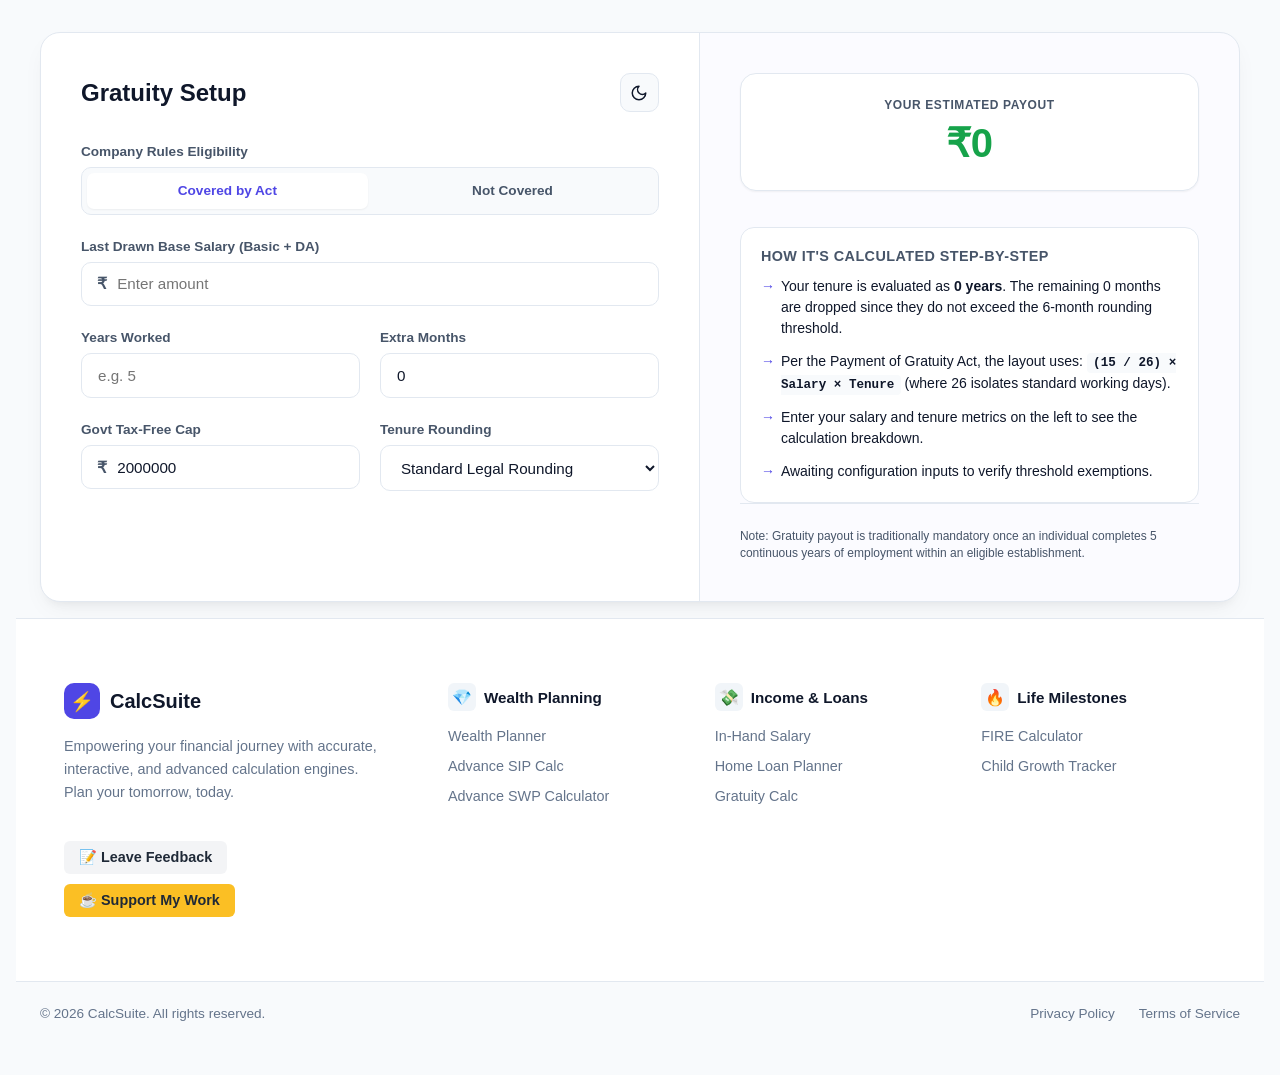
<file: gratuity.html>
<!DOCTYPE html>
<html lang="en" data-theme="light">
<head>
    <meta charset="UTF-8">
    <meta name="viewport" content="width=device-width, initial-scale=1.0">
    <title>Descriptive Gratuity Calculator</title>
    <link rel="stylesheet" href="global.css">
    <script src="global.js" defer></script>
    <style>
        :root {
            --bg-app: #f8fafc;
            --bg-card: #ffffff;
            --border-color: #e2e8f0;
            --text-primary: #0f172a;
            --text-secondary: #475569;
            --accent-color: #4f46e5;
            --accent-light: #e0e7ff;
            --success-color: #16a34a;
            --shadow-sm: 0 1px 2px rgba(0,0,0,0.05);
            --shadow-lg: 0 10px 25px -5px rgba(0,0,0,0.05), 0 8px 10px -6px rgba(0,0,0,0.05);
            --transition: background-color 0.2s ease, border-color 0.2s ease, color 0.2s ease;
        }

        [data-theme="dark"] {
            --bg-app: #0f172a;
            --bg-card: #1e293b;
            --border-color: #334155;
            --text-primary: #f8fafc;
            --text-secondary: #94a3b8;
            --accent-color: #818cf8;
            --accent-light: #1e1b4b;
            --success-color: #22c55e;
            --shadow-sm: 0 1px 2px rgba(0,0,0,0.2);
            --shadow-lg: 0 10px 25px -5px rgba(0,0,0,0.3);
        }

        * {
            box-sizing: border-box;
            margin: 0;
            padding: 0;
            font-family: -apple-system, BlinkMacSystemFont, "Segoe UI", Roboto, sans-serif;
        }

        body {
            background-color: var(--bg-app);
            color: var(--text-primary);
            min-height: 100vh;
            display: flex;
            justify-content: center;
            align-items: flex-start;
            padding: 2rem 1rem;
            transition: var(--transition);
            overflow-y: auto; /* Ensures pristine scrolling behaviors */
        }

        .calculator-container {
            width: 100%;
            max-width: 1200px;
            background: var(--bg-card);
            border-radius: 20px;
            box-shadow: var(--shadow-lg);
            border: 1px solid var(--border-color);
            display: grid;
            grid-template-columns: 1.1fr 0.9fr;
            overflow: hidden;
            transition: var(--transition);
            margin: 0 auto;
        }

        @media (max-width: 900px) {
            .calculator-container {
                grid-template-columns: 1fr;
            }
        }

        /* Form Inputs Panel */
        .input-panel {
            padding: 2.5rem;
            border-right: 1px solid var(--border-color);
        }

        @media (max-width: 900px) {
            .input-panel {
                padding: 1.5rem;
                border-right: none;
                border-bottom: 1px solid var(--border-color);
            }
        }

        .header-section {
            display: flex;
            justify-content: space-between;
            align-items: center;
            margin-bottom: 2rem;
        }

        h1 {
            font-size: 1.5rem;
            font-weight: 700;
        }

        .theme-toggle {
            background: var(--bg-app);
            border: 1px solid var(--border-color);
            color: var(--text-primary);
            padding: 0.6rem;
            border-radius: 10px;
            cursor: pointer;
            display: flex;
            align-items: center;
            justify-content: center;
            transition: var(--transition);
        }

        .theme-toggle:hover {
            opacity: 0.9;
        }

        .form-group {
            margin-bottom: 1.5rem;
        }

        .form-row {
            display: grid;
            grid-template-columns: 1fr 1fr;
            gap: 1.25rem;
        }

        label {
            display: block;
            font-size: 0.85rem;
            font-weight: 600;
            margin-bottom: 0.5rem;
            color: var(--text-secondary);
        }

        .input-wrapper {
            position: relative;
            display: flex;
            align-items: center;
        }

        .input-prefix {
            position: absolute;
            left: 1rem;
            font-weight: 600;
            color: var(--text-secondary);
        }

        input, select {
            width: 100%;
            padding: 0.8rem 1rem;
            border-radius: 10px;
            border: 1px solid var(--border-color);
            background-color: var(--bg-card);
            color: var(--text-primary);
            font-size: 0.95rem;
            outline: none;
            transition: var(--transition);
        }

        input[data-prefixed="true"] {
            padding-left: 2.2rem;
        }

        input:focus, select:focus {
            border-color: var(--accent-color);
        }

        /* Custom Selector Tabs */
        .radio-tabs {
            display: grid;
            grid-template-columns: 1fr 1fr;
            background: var(--bg-app);
            padding: 0.3rem;
            border-radius: 10px;
            border: 1px solid var(--border-color);
            gap: 0.25rem;
        }

        .radio-tab-item {
            position: relative;
        }

        .radio-tab-item input[type="radio"] {
            position: absolute;
            opacity: 0;
            width: 0;
            height: 0;
        }

        .radio-tab-label {
            display: flex;
            justify-content: center;
            align-items: center;
            padding: 0.65rem;
            border-radius: 7px;
            cursor: pointer;
            font-size: 0.85rem;
            font-weight: 600;
            color: var(--text-secondary);
            margin-bottom: 0;
            text-align: center;
            transition: var(--transition);
        }

        .radio-tab-item input[type="radio"]:checked + .radio-tab-label {
            background: var(--bg-card);
            color: var(--accent-color);
            box-shadow: var(--shadow-sm);
        }

        /* Breakdown Output Panel */
        .result-panel {
            padding: 2.5rem;
            background-color: rgba(79, 70, 229, 0.02);
            display: flex;
            flex-direction: column;
        }

        @media (max-width: 900px) {
            .result-panel {
                padding: 1.5rem;
            }
        }

        .result-card {
            background: var(--bg-card);
            border: 1px solid var(--border-color);
            padding: 1.5rem;
            border-radius: 16px;
            text-align: center;
            margin-bottom: 1.75rem;
            box-shadow: var(--shadow-sm);
            transition: var(--transition);
        }

        .main-amount {
            font-size: 2.5rem;
            font-weight: 800;
            color: var(--success-color);
            margin-top: 0.25rem;
        }

        .explanation-box {
            background: var(--bg-card);
            border: 1px solid var(--border-color);
            border-radius: 14px;
            padding: 1.25rem;
            margin-top: 0.5rem;
            transition: var(--transition);
        }

        .explanation-title {
            font-size: 0.9rem;
            font-weight: 700;
            margin-bottom: 0.75rem;
            text-transform: uppercase;
            letter-spacing: 0.03em;
            color: var(--text-secondary);
        }

        .step-item {
            font-size: 0.875rem;
            line-height: 1.5;
            margin-bottom: 0.75rem;
            color: var(--text-primary);
            padding-left: 1.25rem;
            position: relative;
        }

        .step-item::before {
            content: "→";
            position: absolute;
            left: 0;
            color: var(--accent-color);
            font-weight: bold;
        }

        .step-item:last-child {
            margin-bottom: 0;
        }

        .formula-highlight {
            font-family: monospace;
            background: var(--bg-app);
            padding: 0.2rem 0.4rem;
            border-radius: 4px;
            font-weight: 600;
            font-size: 0.9em;
            transition: var(--transition);
        }

        .info-footer {
            margin-top: auto;
            padding-top: 1.5rem;
            font-size: 0.75rem;
            color: var(--text-secondary);
            border-top: 1px solid var(--border-color);
            line-height: 1.4;
        }
    </style>
</head>
<body>

<div class="calculator-container">
    
    <!-- Inputs -->
    <div class="input-panel">
        <div class="header-section">
            <h1>Gratuity Setup</h1>
            <button class="theme-toggle" id="themeToggleBtn" type="button" aria-label="Toggle Theme">
                <svg id="themeIcon" xmlns="http://www.w3.org/2000/svg" width="18" height="18" viewBox="0 0 24 24" fill="none" stroke="currentColor" stroke-width="2" stroke-linecap="round" stroke-linejoin="round"><path d="M12 3a6 6 0 0 0 9 9 9 9 0 1 1-9-9Z"/></svg>
            </button>
        </div>

        <form id="gratuityForm">
            <div class="form-group">
                <label>Company Rules Eligibility</label>
                <div class="radio-tabs">
                    <div class="radio-tab-item">
                        <input type="radio" id="covered" name="coverage" value="covered" checked>
                        <label for="covered" class="radio-tab-label">Covered by Act</label>
                    </div>
                    <div class="radio-tab-item">
                        <input type="radio" id="notCovered" name="coverage" value="notCovered">
                        <label for="notCovered" class="radio-tab-label">Not Covered</label>
                    </div>
                </div>
            </div>

            <div class="form-group">
                <label for="salary">Last Drawn Base Salary (Basic + DA)</label>
                <div class="input-wrapper">
                    <span class="input-prefix">₹</span>
                    <input type="number" id="salary" min="0" placeholder="Enter amount" data-prefixed="true" required>
                </div>
            </div>

            <div class="form-row">
                <div class="form-group">
                    <label for="years">Years Worked</label>
                    <input type="number" id="years" min="0" placeholder="e.g. 5" required>
                </div>
                <div class="form-group">
                    <label for="months">Extra Months</label>
                    <input type="number" id="months" min="0" max="11" placeholder="0-11" value="0">
                </div>
            </div>

            <div class="form-row">
                <div class="form-group">
                    <label for="taxLimit">Govt Tax-Free Cap</label>
                    <div class="input-wrapper">
                        <span class="input-prefix">₹</span>
                        <input type="number" id="taxLimit" value="2000000" data-prefixed="true">
                    </div>
                </div>
                <div class="form-group">
                    <label for="roundMethod">Tenure Rounding</label>
                    <select id="roundMethod">
                        <option value="auto">Standard Legal Rounding</option>
                        <option value="completed">Ignore Excess Months</option>
                        <option value="exact">Exact Fractional Year</option>
                    </select>
                </div>
            </div>
        </form>
    </div>

    <!-- Descriptive Calculations Display -->
    <div class="result-panel">
        <div class="result-card">
            <label style="text-transform: uppercase; letter-spacing: 0.05em; font-size: 0.75rem;">Your Estimated Payout</label>
            <div class="main-amount" id="displayGratuity">₹0</div>
        </div>

        <div class="explanation-box">
            <div class="explanation-title">How It's Calculated Step-by-Step</div>
            <div id="stepTenure" class="step-item">Processing tenure...</div>
            <div id="stepFormula" class="step-item">Evaluating formula structure...</div>
            <div id="stepMath" class="step-item">Awaiting fields...</div>
            <div id="stepTax" class="step-item">Calculating tax parameters...</div>
        </div>

        <div class="info-footer">
            Note: Gratuity payout is traditionally mandatory once an individual completes 5 continuous years of employment within an eligible establishment.
        </div>
    </div>
</div>

<footer class="site-footer"></footer>

<script>
    const htmlEl = document.documentElement;
    const themeToggleBtn = document.getElementById('themeToggleBtn');
    const themeIcon = document.getElementById('themeIcon');
    const inputs = document.querySelectorAll('#gratuityForm input, #gratuityForm select');

    const sunIcon = `<circle cx="12" cy="12" r="4"/><path d="M12 2v2M12 20v2M4.93 4.93l1.41 1.41M17.66 17.66l1.41 1.41M2 12h2M20 12h2M6.34 17.66l-1.41 1.41M19.07 4.93l-1.41 1.41"/>`;
    const moonIcon = `<path d="M12 3a6 6 0 0 0 9 9 9 9 0 1 1-9-9Z"/>`;

    // 1. Fixed LocalStorage Theme Management
    function initTheme() {
        const savedTheme = localStorage.getItem('gratuity-theme') || 'light';
        htmlEl.setAttribute('data-theme', savedTheme);
        themeIcon.innerHTML = savedTheme === 'dark' ? sunIcon : moonIcon;
    }

    themeToggleBtn.addEventListener('click', () => {
        const activeTheme = htmlEl.getAttribute('data-theme') === 'light' ? 'dark' : 'light';
        htmlEl.setAttribute('data-theme', activeTheme);
        localStorage.setItem('gratuity-theme', activeTheme);
        themeIcon.innerHTML = activeTheme === 'dark' ? sunIcon : moonIcon;
    });

    // 2. Core Operational Engine
    function compute() {
        const coverageEl = document.querySelector('input[name="coverage"]:checked');
        const coverage = coverageEl ? coverageEl.value : 'covered';
        
        const salary = parseFloat(document.getElementById('salary').value) || 0;
        const years = parseInt(document.getElementById('years').value) || 0;
        const months = parseInt(document.getElementById('months').value) || 0;
        const taxLimit = parseFloat(document.getElementById('taxLimit').value) || 2000000;
        const roundMethod = document.getElementById('roundMethod').value;

        // Step A: Tenure Calculations
        let effectiveYears = years;
        let tenureExplanation = "";

        if (roundMethod === 'auto') {
            if (coverage === 'covered') {
                if (months > 6) {
                    effectiveYears = years + 1;
                    tenureExplanation = `Your tenure of <strong>${years} yrs, ${months} mos</strong> is rounded up to <strong>${effectiveYears} years</strong> because the fractional year exceeds 6 months under Act rules.`;
                } else {
                    effectiveYears = years;
                    tenureExplanation = `Your tenure is evaluated as <strong>${effectiveYears} years</strong>. The remaining ${months} months are dropped since they do not exceed the 6-month rounding threshold.`;
                }
            } else {
                effectiveYears = years;
                tenureExplanation = `For establishments not covered by the Act, standard practice excludes fractions: evaluated at <strong>${effectiveYears} completed years</strong>.`;
            }
        } else if (roundMethod === 'completed') {
            effectiveYears = years;
            tenureExplanation = `Using a completed years rule: excess fractional months are completely omitted. Total evaluated: <strong>${effectiveYears} years</strong>.`;
        } else if (roundMethod === 'exact') {
            effectiveYears = years + (months / 12);
            tenureExplanation = `Using exact fractional math: <strong>${years} years and ${months} months</strong> calculates explicitly as <strong>${effectiveYears.toFixed(3)} years</strong>.`;
        }

        document.getElementById('stepTenure').innerHTML = tenureExplanation;

        // Step B: Formula Implementations
        let formulaStr = "";
        let finalGratuity = 0;

        if (coverage === 'covered') {
            formulaStr = "Per the Payment of Gratuity Act, the layout uses: <span class='formula-highlight'>(15 / 26) × Salary × Tenure</span> (where 26 isolates standard working days).";
            finalGratuity = (15 / 26) * salary * effectiveYears;
        } else {
            formulaStr = "Without Act coverage, calculations default to a standard half-month calendar framework: <span class='formula-highlight'>(15 / 30) × Salary × Tenure</span>.";
            finalGratuity = (15 / 30) * salary * effectiveYears;
        }
        document.getElementById('stepFormula').innerHTML = formulaStr;

        // Step C: Numerical Execution
        finalGratuity = Math.max(0, Math.round(finalGratuity));
        document.getElementById('displayGratuity').innerText = formatValue(finalGratuity);

        const mathText = salary > 0 && effectiveYears > 0 
            ? `Mathematical trace: <br><strong>(15 / ${coverage === 'covered' ? '26' : '30'}) × ${formatValue(salary)} × ${effectiveYears.toFixed(2).replace('.00','')} years = ${formatValue(finalGratuity)}</strong>`
            : "Enter your salary and tenure metrics on the left to see the calculation breakdown.";
        document.getElementById('stepMath').innerHTML = mathText;

        // Step D: Fixed Tax Computations
        const exempt = Math.min(finalGratuity, taxLimit);
        const netTaxable = Math.max(0, finalGratuity - exempt);

        let taxText = "";
        if (finalGratuity === 0) {
            taxText = "Awaiting configuration inputs to verify threshold exemptions.";
        } else if (netTaxable > 0) {
            taxText = `Out of ${formatValue(finalGratuity)}, <strong style='color:var(--success-color)'>${formatValue(exempt)} is Tax-Exempt</strong> under law. The surplus balance of <strong style='color:#ef4444'>${formatValue(netTaxable)} is Taxable</strong> based on your financial slab.`;
        } else {
            taxText = `Your calculated total of <strong>${formatValue(finalGratuity)}</strong> fits clean within the max tax-free cap of ${formatValue(taxLimit)}. <strong style='color:var(--success-color)'>100% Tax-Exempt</strong>.`;
        }
        document.getElementById('stepTax').innerHTML = taxText;

        // 3. Robust LocalStorage Data Syncer
        localStorage.setItem('gratuity-form-data', JSON.stringify({
            coverage, salary, years, months, taxLimit, roundMethod
        }));
    }

    function formatValue(num) {
        return '₹' + new Intl.NumberFormat('en-IN').format(num);
    }

    // 4. Fixed State Hydration
    function loadSavedState() {
        const cachedData = localStorage.getItem('gratuity-form-data');
        if (!cachedData) return;
        try {
            const state = JSON.parse(cachedData);
            if (state.coverage) {
                const radioTarget = document.querySelector(`input[name="coverage"][value="${state.coverage}"]`);
                if (radioTarget) radioTarget.checked = true;
            }
            if (state.salary) document.getElementById('salary').value = state.salary;
            if (state.years) document.getElementById('years').value = state.years;
            if (state.months) document.getElementById('months').value = state.months;
            if (state.taxLimit) document.getElementById('taxLimit').value = state.taxLimit;
            if (state.roundMethod) document.getElementById('roundMethod').value = state.roundMethod;
        } catch (err) {
            console.error("Failed to rehydrate local storage state trees.", err);
        }
    }

    // Event Wireframe Handlers
    inputs.forEach(el => {
        el.addEventListener('input', compute);
        el.addEventListener('change', compute);
    });
    document.querySelectorAll('input[name="coverage"]').forEach(radio => {
        radio.addEventListener('change', compute);
    });

    // Bootstrapping Strategy
    window.addEventListener('DOMContentLoaded', () => {
        initTheme();
        loadSavedState();
        compute(); // Runs calculation cleanly using valid states
    });
</script>
</body>
</html>
</file>
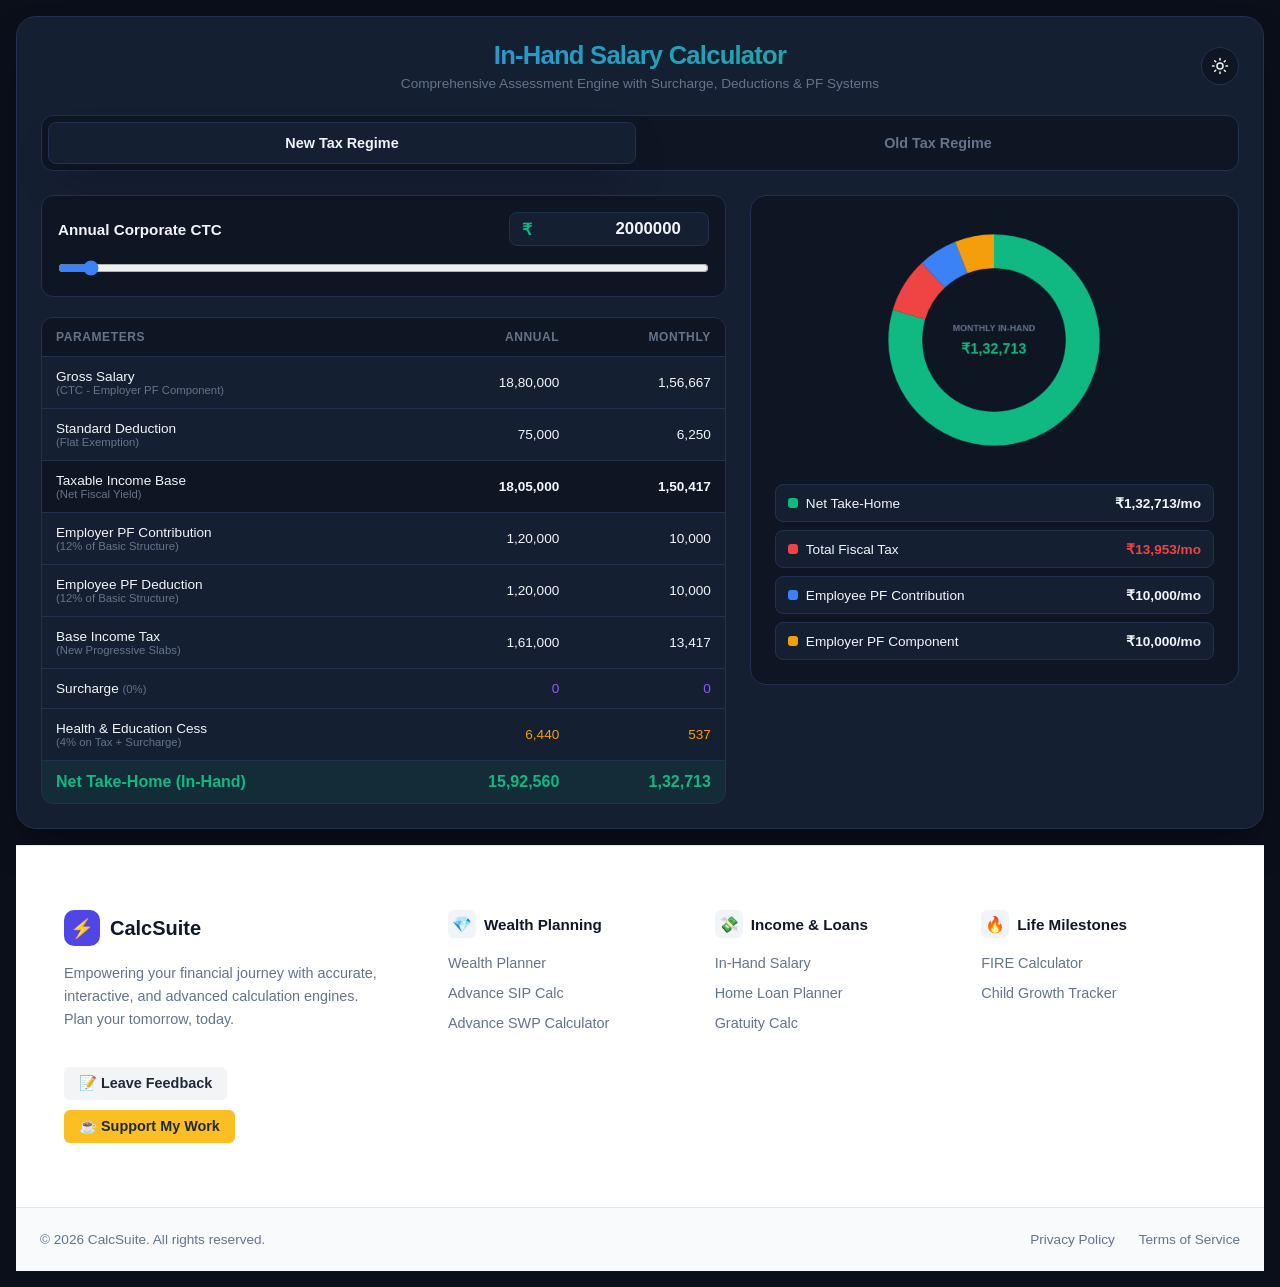
<file: inhandsalary.html>
<!DOCTYPE html>
<html lang="en" data-theme="dark">
<head>
    <meta charset="UTF-8">
    <meta name="viewport" content="width=device-width, initial-scale=1.0">
    <title>Comprehensive Salary & Surcharge Calculator</title>
    <link rel="stylesheet" href="global.css">
    <script src="global.js" defer></script>
    <style>
        :root {
            --bg-color: #0b0f19;
            --card-bg: #151f32;
            --input-bg: rgba(11, 15, 25, 0.6);
            --text-primary: #f1f5f9;
            --text-secondary: #64748b;
            --accent-green: #10b981;
            --accent-blue: #3b82f6;
            --accent-purple: #8b5cf6;
            --accent-amber: #f59e0b;
            --accent-red: #ef4444;
            --border-color: #22314d;
            --shadow: 0 20px 40px -15px rgba(0, 0, 0, 0.5);
        }

        [data-theme="light"] {
            --bg-color: #f8fafc;
            --card-bg: #ffffff;
            --input-bg: #f1f5f9;
            --text-primary: #0f172a;
            --text-secondary: #64748b;
            --accent-green: #16a34a;
            --accent-blue: #2563eb;
            --accent-purple: #7c3aed;
            --accent-amber: #d97706;
            --accent-red: #dc2626;
            --border-color: #e2e8f0;
            --shadow: 0 10px 25px -5px rgba(0, 0, 0, 0.05);
        }

        * {
            box-sizing: border-box;
            margin: 0;
            padding: 0;
            font-family: -apple-system, BlinkMacSystemFont, "Segoe UI", Roboto, sans-serif;
        }

        body {
            background-color: var(--bg-color);
            color: var(--text-primary);
            min-height: 100vh;
            display: flex;
            justify-content: center;
            align-items: flex-start;
            padding: 16px;
            transition: background-color 0.2s ease, color 0.2s ease;
        }

        .container {
            background: var(--card-bg);
            border: 1px solid var(--border-color);
            border-radius: 20px;
            width: 100%;
            max-width: 1280px;
            padding: 24px;
            box-shadow: var(--shadow);
            margin: 0 auto;
            transition: background-color 0.2s ease, border-color 0.2s ease;
        }

        header {
            margin-bottom: 24px;
            position: relative;
            text-align: center;
            padding: 0 40px;
        }

        header h1 {
            font-size: 1.6rem;
            font-weight: 800;
            letter-spacing: -0.03em;
            margin-bottom: 6px;
            background: linear-gradient(to right, var(--accent-blue), var(--accent-green));
            -webkit-background-clip: text;
            -webkit-text-fill-color: transparent;
        }

        header p {
            color: var(--text-secondary);
            font-size: 0.85rem;
        }

        .theme-toggle {
            position: absolute;
            top: 50%;
            right: 0;
            transform: translateY(-50%);
            background: var(--input-bg);
            border: 1px solid var(--border-color);
            color: var(--text-primary);
            padding: 8px;
            border-radius: 50%;
            cursor: pointer;
            display: flex;
            align-items: center;
            justify-content: center;
            width: 38px;
            height: 38px;
        }

        .regime-tabs {
            display: grid;
            grid-template-columns: 1fr 1fr;
            gap: 8px;
            margin-bottom: 24px;
            background: var(--input-bg);
            padding: 6px;
            border-radius: 12px;
            border: 1px solid var(--border-color);
        }

        .tab-btn {
            background: transparent;
            border: none;
            color: var(--text-secondary);
            padding: 12px;
            font-weight: 700;
            font-size: 0.9rem;
            cursor: pointer;
            border-radius: 8px;
            transition: all 0.2s ease;
        }

        .tab-btn.active {
            background: var(--card-bg);
            color: var(--text-primary);
            box-shadow: var(--shadow);
            border: 1px solid var(--border-color);
        }

        .layout {
            display: grid;
            grid-template-columns: 1.4fr 1fr;
            gap: 24px;
            align-items: start;
        }

        .input-panel {
            display: grid;
            gap: 20px;
        }

        .input-group {
            background: var(--input-bg);
            padding: 16px;
            border-radius: 12px;
            border: 1px solid var(--border-color);
        }

        .label-row {
            display: flex;
            justify-content: space-between;
            align-items: center;
            flex-wrap: wrap;
            gap: 12px;
        }

        label {
            font-weight: 700;
            font-size: 0.95rem;
        }

        .ctc-input-wrapper {
            display: flex;
            align-items: center;
            background: var(--card-bg);
            border: 1px solid var(--border-color);
            border-radius: 8px;
            padding: 6px 12px;
        }

        .ctc-input-wrapper span {
            color: var(--accent-green);
            font-weight: 700;
            margin-right: 4px;
        }

        input[type="number"] {
            background: transparent;
            border: none;
            color: var(--text-primary);
            font-size: 1.05rem;
            font-weight: 800;
            width: 160px;
            outline: none;
            text-align: right;
        }

        input[type="range"] {
            width: 100%;
            margin-top: 14px;
            accent-color: var(--accent-blue);
            cursor: pointer;
        }

        .deductions-panel {
            display: none;
            background: var(--input-bg);
            border: 1px solid var(--border-color);
            border-radius: 12px;
            padding: 16px;
            flex-direction: column;
            gap: 12px;
        }

        .deductions-panel.active {
            display: flex;
        }

        .deductions-grid {
            display: grid;
            grid-template-columns: 1fr 1fr;
            gap: 12px;
        }

        .deduction-item {
            display: flex;
            flex-direction: column;
            gap: 4px;
        }

        .deduction-item span {
            font-size: 0.8rem;
            color: var(--text-secondary);
            font-weight: 600;
        }

        .deduction-item input {
            width: 100%;
            background: var(--card-bg);
            border: 1px solid var(--border-color);
            padding: 8px 10px;
            border-radius: 6px;
            font-size: 0.9rem;
            color: var(--text-primary);
            font-weight: 700;
            outline: none;
        }

        .deduction-item input:focus {
            border-color: var(--accent-blue);
        }

        .table-container {
            width: 100%;
            overflow-x: auto;
            border: 1px solid var(--border-color);
            border-radius: 12px;
            background: var(--card-bg);
        }

        .breakdown-table {
            width: 100%;
            border-collapse: collapse;
            /*  min-width: 500px;  */
        }

        .breakdown-table th, .breakdown-table td {
            padding: 12px 14px;
            text-align: left;
            border-bottom: 1px solid var(--border-color);
            font-size: 0.85rem;
        }

        .breakdown-table th {
            background: var(--input-bg);
            color: var(--text-secondary);
            font-weight: 700;
            text-transform: uppercase;
            font-size: 0.75rem;
            letter-spacing: 0.05em;
        }

        .breakdown-table td:nth-child(2), .breakdown-table td:nth-child(3) {
            text-align: right;
            font-variant-numeric: tabular-nums;
        }

        .breakdown-table tr.highlight {
            background-color: rgba(16, 185, 129, 0.08);
            font-weight: 800;
            color: var(--accent-green);
        }

        .breakdown-table tr.highlight td {
            border-bottom: none;
            font-size: 1rem;
        }

        .analytics-side {
            display: flex;
            flex-direction: column;
            gap: 16px;
            position: sticky;
            top: 16px;
        }

        .chart-panel {
            display: flex;
            flex-direction: column;
            align-items: center;
            justify-content: center;
            background: var(--input-bg);
            border-radius: 16px;
            padding: 24px;
            border: 1px solid var(--border-color);
        }

        .canvas-container {
            position: relative;
            width: 100%;
            max-width: 240px;
            margin-bottom: 20px;
        }

        #chartCanvas {
            width: 100% !important;
            height: auto !important;
        }

        .legend {
            width: 100%;
            display: flex;
            flex-direction: column;
            gap: 8px;
        }

        .legend-item {
            display: flex;
            justify-content: space-between;
            align-items: center;
            font-size: 0.85rem;
            padding: 10px 12px;
            border-radius: 8px;
            background: var(--card-bg);
            border: 1px solid var(--border-color);
        }

        .legend-left {
            display: flex;
            align-items: center;
            gap: 8px;
        }

        .color-dot {
            width: 10px;
            height: 10px;
            border-radius: 3px;
            flex-shrink: 0;
        }
        
        .legend-val {
            font-weight: 700;
            font-variant-numeric: tabular-nums;
        }

        /* Responsive Breakpoints and Design Fixes */
        @media (max-width: 992px) {
            .layout {
                grid-template-columns: 1fr;
            }
            .analytics-side {
                position: static;
            }
        }

        @media (max-width: 600px) {
            .deductions-grid {
                grid-template-columns: 1fr;
            }
            header {
                padding: 0;
            }
            .theme-toggle {
                position: relative;
                top: 0;
                right: 0;
                transform: none;
                margin: 12px auto 0 auto;
            }
        }

        @media (max-width: 480px) {
            body {
                padding: 8px;
            }
            .container {
                padding: 14px;
                border-radius: 16px;
            }
            header h1 {
                font-size: 1.35rem;
            }
            .label-row {
                flex-direction: column;
                align-items: flex-start;
                gap: 8px;
            }
            .ctc-input-wrapper {
                width: 100%;
                justify-content: space-between;
            }
            input[type="number"] {
                width: 100%;
            }
            .breakdown-table th, .breakdown-table td {
                padding: 10px 8px;
                font-size: 0.8rem;
            }
            .legend-item {
                flex-direction: column;
                align-items: flex-start;
                gap: 4px;
            }
            .legend-val {
                align-self: flex-end;
            }
        }
    </style>
</head>
<body>

<div class="container">
    <header>
        <h1>In-Hand Salary Calculator</h1>
        <p>Comprehensive Assessment Engine with Surcharge, Deductions & PF Systems</p>
        <button class="theme-toggle" id="themeToggleBtn" type="button" aria-label="Toggle Interface Theme">
            <svg id="themeIcon" xmlns="http://www.w3.org/2000/svg" width="18" height="18" viewBox="0 0 24 24" fill="none" stroke="currentColor" stroke-width="2" stroke-linecap="round" stroke-linejoin="round"><path d="M12 3a6 6 0 0 0 9 9 9 9 0 1 1-9-9Z"/></svg>
        </button>
    </header>

    <div class="regime-tabs">
        <button class="tab-btn active" id="tabNewRegime" onclick="switchRegime('new')">New Tax Regime</button>
        <button class="tab-btn" id="tabOldRegime" onclick="switchRegime('old')">Old Tax Regime</button>
    </div>

    <div class="layout">
        <div class="input-panel">
            <div class="input-group">
                <div class="label-row">
                    <label for="ctcInput">Annual Corporate CTC</label>
                    <div class="ctc-input-wrapper">
                        <span>₹</span>
                        <input type="number" id="ctcInput" value="2000000" min="0" max="50000000" step="100000">
                    </div>
                </div>
                <input type="range" id="ctcSlider" min="0" max="50000000" value="2000000" step="100000">
            </div>

            <div class="deductions-panel" id="oldRegimeDeductions">
                <h3 style="font-size: 0.85rem; font-weight: 800; border-bottom: 1px solid var(--border-color); padding-bottom: 6px; margin-bottom: 6px; text-transform: uppercase; letter-spacing: 0.02em;">Exemptions & Deductions (Old Regime)</h3>
                <div class="deductions-grid">
                    <div class="deduction-item">
                        <span>Section 80C (Max ₹1.5L)</span>
                        <input type="number" id="deduct80C" value="150000" min="0" max="150000">
                    </div>
                    <div class="deduction-item">
                        <span>Section 80D (Mediclaim Max ₹1L)</span>
                        <input type="number" id="deduct80D" value="25000" min="0" max="100000">
                    </div>
                    <div class="deduction-item">
                        <span>Section 24(b) (Home Loan Max ₹2L)</span>
                        <input type="number" id="deduct24b" value="0" min="0" max="200000">
                    </div>
                    <div class="deduction-item">
                        <span>HRA Exemption (Sec 10-13A)</span>
                        <input type="number" id="deductHra" value="0" min="0">
                    </div>
                    <div class="deduction-item">
                        <span>Sec 80CCD(1B) (NPS Max ₹50k)</span>
                        <input type="number" id="deductNps" value="0" min="0" max="50000">
                    </div>
                    <div class="deduction-item">
                        <span>Sec 80E (Education Loan Interest)</span>
                        <input type="number" id="deduct80E" value="0" min="0">
                    </div>
                    <div class="deduction-item">
                        <span>Sec 80G (Charitable Donations)</span>
                        <input type="number" id="deduct80G" value="0" min="0">
                    </div>
                    <div class="deduction-item">
                        <span>LTA / Prof Tax / Other Exemptions</span>
                        <input type="number" id="deductOther" value="0" min="0">
                    </div>
                </div>
            </div>

            <div class="table-container">
                <table class="breakdown-table">
                    <thead>
                        <tr>
                            <th>Parameters</th>
                            <th style="text-align: right;">Annual</th>
                            <th style="text-align: right;">Monthly</th>
                        </tr>
                    </thead>
                    <tbody>
                        <tr>
                            <td>Gross Salary <small style="color:var(--text-secondary); display:block;">(CTC - Employer PF Component)</small></td>
                            <td id="annualGross">0</td>
                            <td id="monthlyGross">0</td>
                        </tr>
                        <tr>
                            <td>Standard Deduction <small style="color:var(--text-secondary); display:block;" id="sdLabel">(Flat Exemption)</small></td>
                            <td id="annualSd">0</td>
                            <td id="monthlySd">0</td>
                        </tr>
                        <tr id="deductionsRowSummary" style="display: none;">
                            <td>Total Custom Deductions <small style="color:var(--text-secondary); display:block;">(80C, 80D, HRA, NPS, etc.)</small></td>
                            <td id="annualDeductionsTotal" style="color: var(--accent-blue);">0</td>
                            <td id="monthlyDeductionsTotal" style="color: var(--accent-blue);">0</td>
                        </tr>
                        <tr style="background: var(--input-bg)">
                            <td>Taxable Income Base <small style="color:var(--text-secondary); display:block;">(Net Fiscal Yield)</small></td>
                            <td id="annualTaxable" style="font-weight:700;">0</td>
                            <td id="monthlyTaxable" style="font-weight:700;">0</td>
                        </tr>
                        <tr>
                            <td>Employer PF Contribution <small style="color:var(--text-secondary); display:block;">(12% of Basic Structure)</small></td>
                            <td id="annualEmployerPf">0</td>
                            <td id="monthlyEmployerPf">0</td>
                        </tr>
                        <tr>
                            <td>Employee PF Deduction <small style="color:var(--text-secondary); display:block;">(12% of Basic Structure)</small></td>
                            <td id="annualEmployeePf">0</td>
                            <td id="monthlyEmployeePf">0</td>
                        </tr>
                        <tr>
                            <td>Base Income Tax <small style="color:var(--text-secondary); display:block;" id="baseTaxLabel">(Progressive Slabs)</small></td>
                            <td id="annualBaseTax">0</td>
                            <td id="monthlyBaseTax">0</td>
                        </tr>
                        <tr>
                            <td>Surcharge <small style="color:var(--text-secondary); display:inline;" id="surchargeLabel">(0%)</small></td>
                            <td id="annualSurcharge" style="color: var(--accent-purple);">0</td>
                            <td id="monthlySurcharge" style="color: var(--accent-purple);">0</td>
                        </tr>
                        <tr>
                            <td>Health & Education Cess <small style="color:var(--text-secondary); display:block;">(4% on Tax + Surcharge)</small></td>
                            <td id="annualCess" style="color: var(--accent-amber);">0</td>
                            <td id="monthlyCess" style="color: var(--accent-amber);">0</td>
                        </tr>
                        <tr class="highlight">
                            <td>Net Take-Home (In-Hand)</td>
                            <td id="annualInHand">0</td>
                            <td id="monthlyInHand">0</td>
                        </tr>
                    </tbody>
                </table>
            </div>
        </div>

        <div class="analytics-side">
            <div class="chart-panel">
                <div class="canvas-container">
                    <canvas id="chartCanvas" width="300" height="300"></canvas>
                </div>
                <div class="legend">
                    <div class="legend-item">
                        <div class="legend-left">
                            <div class="color-dot" style="background-color: var(--accent-green);"></div>
                            <span>Net Take-Home</span>
                        </div>
                        <span class="legend-val" id="legInHand">₹0</span>
                    </div>
                    <div class="legend-item">
                        <div class="legend-left">
                            <div class="color-dot" style="background-color: var(--accent-red);"></div>
                            <span>Total Fiscal Tax</span>
                        </div>
                        <span class="legend-val" id="legTax" style="color: var(--accent-red);">₹0</span>
                    </div>
                    <div class="legend-item">
                        <div class="legend-left">
                            <div class="color-dot" style="background-color: var(--accent-blue);"></div>
                            <span>Employee PF Contribution</span>
                        </div>
                        <span class="legend-val" id="legEmpPf">₹0</span>
                    </div>
                    <div class="legend-item">
                        <div class="legend-left">
                            <div class="color-dot" style="background-color: var(--accent-amber);"></div>
                            <span>Employer PF Component</span>
                        </div>
                        <span class="legend-val" id="legEmpyrPf">₹0</span>
                    </div>
                </div>
            </div>
        </div>
    </div>
</div>

<footer class="site-footer"></footer>

<script>
    const ctcInput = document.getElementById('ctcInput');
    const ctcSlider = document.getElementById('ctcSlider');
    const canvas = document.getElementById('chartCanvas');
    const ctx = canvas.getContext('2d');
    const htmlEl = document.documentElement;
    const themeToggleBtn = document.getElementById('themeToggleBtn');
    const themeIcon = document.getElementById('themeIcon');

    // Deduction Node Targets
    const deduct80C = document.getElementById('deduct80C');
    const deduct80D = document.getElementById('deduct80D');
    const deduct24b = document.getElementById('deduct24b');
    const deductHra = document.getElementById('deductHra');
    const deductNps = document.getElementById('deductNps');
    const deduct80E = document.getElementById('deduct80E');
    const deduct80G = document.getElementById('deduct80G');
    const deductOther = document.getElementById('deductOther');

    const sunSvg = `<circle cx="12" cy="12" r="4"/><path d="M12 2v2M12 20v2M4.93 4.93l1.41 1.41M17.66 17.66l1.41 1.41M2 12h2M20 12h2M6.34 17.66l-1.41 1.41M19.07 4.93l-1.41 1.41"/>`;
    const moonSvg = `<path d="M12 3a6 6 0 0 0 9 9 9 9 0 1 1-9-9Z"/>`;

    let activeRegime = 'new';

    const elements = {
        annualGross: document.getElementById('annualGross'),
        monthlyGross: document.getElementById('monthlyGross'),
        annualSd: document.getElementById('annualSd'),
        monthlySd: document.getElementById('monthlySd'),
        sdLabel: document.getElementById('sdLabel'),
        deductionsRowSummary: document.getElementById('deductionsRowSummary'),
        annualDeductionsTotal: document.getElementById('annualDeductionsTotal'),
        monthlyDeductionsTotal: document.getElementById('monthlyDeductionsTotal'),
        annualTaxable: document.getElementById('annualTaxable'),
        monthlyTaxable: document.getElementById('monthlyTaxable'),
        annualEmployerPf: document.getElementById('annualEmployerPf'),
        monthlyEmployerPf: document.getElementById('monthlyEmployerPf'),
        annualEmployeePf: document.getElementById('annualEmployeePf'),
        monthlyEmployeePf: document.getElementById('monthlyEmployeePf'),
        baseTaxLabel: document.getElementById('baseTaxLabel'),
        annualBaseTax: document.getElementById('annualBaseTax'),
        monthlyBaseTax: document.getElementById('monthlyBaseTax'),
        surchargeLabel: document.getElementById('surchargeLabel'),
        annualSurcharge: document.getElementById('annualSurcharge'),
        monthlySurcharge: document.getElementById('monthlySurcharge'),
        annualCess: document.getElementById('annualCess'),
        monthlyCess: document.getElementById('monthlyCess'),
        annualInHand: document.getElementById('annualInHand'),
        monthlyInHand: document.getElementById('monthlyInHand'),
        legInHand: document.getElementById('legInHand'),
        legTax: document.getElementById('legTax'),
        legEmpPf: document.getElementById('legEmpPf'),
        legEmpyrPf: document.getElementById('legEmpyrPf')
    };

    function initTheme() {
        const activeTheme = localStorage.getItem('salary-calc-theme') || 'dark';
        htmlEl.setAttribute('data-theme', activeTheme);
        themeIcon.innerHTML = activeTheme === 'dark' ? sunSvg : moonSvg;
    }

    themeToggleBtn.addEventListener('click', () => {
        const targetTheme = htmlEl.getAttribute('data-theme') === 'light' ? 'dark' : 'light';
        htmlEl.setAttribute('data-theme', targetTheme);
        localStorage.setItem('salary-calc-theme', targetTheme);
        themeIcon.innerHTML = targetTheme === 'dark' ? sunSvg : moonSvg;
        processCalculations();
    });

    function cacheStateData() {
        const dataPacket = {
            activeRegime,
            ctc: ctcInput.value,
            v80c: deduct80C.value,
            v80d: deduct80D.value,
            v24b: deduct24b.value,
            vHra: deductHra.value,
            vNps: deductNps.value,
            v80e: deduct80E.value,
            v80g: deduct80G.value,
            vOth: deductOther.value
        };
        localStorage.setItem('salary-calc-state-cache', JSON.stringify(dataPacket));
    }

    function rehydrateCachedState() {
        const cachedJson = localStorage.getItem('salary-calc-state-cache');
        if (!cachedJson) return;
        try {
            const parsed = JSON.parse(cachedJson);
            if (parsed.ctc !== undefined) {
                ctcInput.value = parsed.ctc;
                ctcSlider.value = parsed.ctc;
            }
            if (parsed.v80c !== undefined) deduct80C.value = parsed.v80c;
            if (parsed.v80d !== undefined) deduct80D.value = parsed.v80d;
            if (parsed.v24b !== undefined) deduct24b.value = parsed.v24b;
            if (parsed.vHra !== undefined) deductHra.value = parsed.vHra;
            if (parsed.vNps !== undefined) deductNps.value = parsed.vNps;
            if (parsed.v80e !== undefined) deduct80E.value = parsed.v80e;
            if (parsed.v80g !== undefined) deduct80G.value = parsed.v80g;
            if (parsed.vOth !== undefined) deductOther.value = parsed.vOth;
            if (parsed.activeRegime !== undefined) {
                activeRegime = parsed.activeRegime;
            }
        } catch (e) {
            console.error("State validation parsing exception error", e);
        }
    }

    function switchRegime(regime) {
        activeRegime = regime;
        cacheStateData();
        updateRegimeUiState();
        processCalculations();
    }

    function updateRegimeUiState() {
        document.getElementById('tabNewRegime').classList.toggle('active', activeRegime === 'new');
        document.getElementById('tabOldRegime').classList.toggle('active', activeRegime === 'old');
        document.getElementById('oldRegimeDeductions').classList.toggle('active', activeRegime === 'old');
        elements.deductionsRowSummary.style.display = activeRegime === 'old' ? 'table-row' : 'none';
        
        if (activeRegime === 'new') {
            elements.annualSd.innerText = "75,000";
            elements.monthlySd.innerText = "6,250";
            elements.baseTaxLabel.innerText = "(New Progressive Slabs)";
        } else {
            elements.annualSd.innerText = "50,000";
            elements.monthlySd.innerText = "4,167";
            elements.baseTaxLabel.innerText = "(Old Regime Slabs)";
        }
    }

    function formatCurrency(val) {
        return Math.round(val).toLocaleString('en-IN');
    }

    function getBaseTaxNew(income) {
        let tax = 0;
        if (income > 2400000) {
            tax += (income - 2400000) * 0.30;
            tax += 300000;
        } else if (income > 2000000) {
            tax += (income - 2000000) * 0.25;
            tax += 200000;
        } else if (income > 1600000) {
            tax += (income - 1600000) * 0.20;
            tax += 120000;
        } else if (income > 1200000) {
            tax += (income - 1200000) * 0.15;
            tax += 60000;
        } else if (income > 800000) {
            tax += (income - 800000) * 0.10;
            tax += 20000;
        } else if (income > 400000) {
            tax += (income - 400000) * 0.05;
        }
        return tax;
    }

    function getBaseTaxOld(income) {
        let tax = 0;
        if (income > 1000000) {
            tax += (income - 1000000) * 0.30;
            tax += 112500; 
        } else if (income > 500000) {
            tax += (income - 500000) * 0.20;
            tax += 12500;
        } else if (income > 250000) {
            tax += (income - 250000) * 0.05;
        }
        return tax;
    }

    function calculateDeepTax(taxableIncome, regime) {
        if (regime === 'new' && taxableIncome <= 1200000) {
            return { baseTax: 0, surcharge: 0, cess: 0, totalTax: 0, rateLabel: "(0%)" };
        }
        if (regime === 'old' && taxableIncome <= 500000) {
            return { baseTax: 0, surcharge: 0, cess: 0, totalTax: 0, rateLabel: "(0%)" };
        }

        let baseTax = regime === 'new' ? getBaseTaxNew(taxableIncome) : getBaseTaxOld(taxableIncome);

        // Section 87A Marginal Rebate Protection Rule Architecture (New Regime 12L Bound)
        if (regime === 'new' && taxableIncome <= 1350000) {
            let excessOver12L = taxableIncome - 1200000;
            if (baseTax > excessOver12L) {
                baseTax = excessOver12L;
            }
        }

        let surchargeRate = 0;
        let limitBoundary = 0;
        let rateLabel = "(0%)";

        if (taxableIncome > 50000000) { // > 5 Crore
            surchargeRate = regime === 'new' ? 0.25 : 0.37;
            limitBoundary = 50000000;
            rateLabel = regime === 'new' ? "(25%)" : "(37%)";
        } else if (taxableIncome > 20000000) { // > 2 Crore
            surchargeRate = 0.25;
            limitBoundary = 20000000;
            rateLabel = "(25%)";
        } else if (taxableIncome > 10000000) { // > 1 Crore
            surchargeRate = 0.15;
            limitBoundary = 10000000;
            rateLabel = "(15%)";
        } else if (taxableIncome > 5000000) { // > 50 Lakhs
            surchargeRate = 0.10;
            limitBoundary = 5000000;
            rateLabel = "(10%)";
        }

        let surcharge = baseTax * surchargeRate;
        let taxBeforeCess = baseTax + surcharge;

        // Surcharge Marginal Relief Pipeline
        if (limitBoundary > 0) {
            let baseTaxAtLimit = regime === 'new' ? getBaseTaxNew(limitBoundary) : getBaseTaxOld(limitBoundary);
            let surchargeRateAtLimit = 0;
            
            if (limitBoundary === 50000000) surchargeRateAtLimit = regime === 'new' ? 0.25 : 0.25;
            else if (limitBoundary === 20000000) surchargeRateAtLimit = 0.15;
            else if (limitBoundary === 10000000) surchargeRateAtLimit = 0.10;

            let totalTaxAtLimitBeforeCess = baseTaxAtLimit + (baseTaxAtLimit * surchargeRateAtLimit);
            let excessIncomeOverLimit = taxableIncome - limitBoundary;
            let maxTaxAllowedBeforeCess = totalTaxAtLimitBeforeCess + excessIncomeOverLimit;

            if (taxBeforeCess > maxTaxAllowedBeforeCess) {
                taxBeforeCess = maxTaxAllowedBeforeCess;
                surcharge = Math.max(0, taxBeforeCess - baseTax);
                rateLabel = "(Relief Applied)";
            }
        }

        let cess = taxBeforeCess * 0.04;
        let totalTax = taxBeforeCess + cess;

        return { baseTax, surcharge, cess, totalTax, rateLabel };
    }

    function processCalculations() {
        const ctc = parseFloat(ctcInput.value) || 0;

        const basicSalary = ctc * 0.50; 
        const employerPF = basicSalary * 0.12;
        const employeePF = basicSalary * 0.12;
        const grossSalary = Math.max(0, ctc - employerPF);
        
        let standardDeduction = activeRegime === 'new' ? 75000 : 50000;
        let totalDeductionsDeclared = 0;

        if (activeRegime === 'old') {
            const v80c = parseFloat(deduct80C.value) || 0;
            const v80d = parseFloat(deduct80D.value) || 0;
            const v24b = parseFloat(deduct24b.value) || 0;
            const vHra = parseFloat(deductHra.value) || 0;
            const vNps = parseFloat(deductNps.value) || 0;
            const v80e = parseFloat(deduct80E.value) || 0;
            const v80g = parseFloat(deduct80G.value) || 0;
            const vOth = parseFloat(deductOther.value) || 0;
            
            totalDeductionsDeclared = v80c + v80d + v24b + vHra + vNps + v80e + v80g + vOth;
            
            elements.annualDeductionsTotal.innerText = formatCurrency(totalDeductionsDeclared);
            elements.monthlyDeductionsTotal.innerText = formatCurrency(totalDeductionsDeclared / 12);
        }

        const taxableIncome = Math.max(0, grossSalary - standardDeduction - totalDeductionsDeclared);
        const taxMetrics = calculateDeepTax(taxableIncome, activeRegime);
        const netInHandAnnual = Math.max(0, grossSalary - employeePF - taxMetrics.totalTax);

        // Core Table DOM Interpolation
        elements.annualGross.innerText = formatCurrency(grossSalary);
        elements.monthlyGross.innerText = formatCurrency(grossSalary / 12);
        
        elements.annualTaxable.innerText = formatCurrency(taxableIncome);
        elements.monthlyTaxable.innerText = formatCurrency(taxableIncome / 12);

        elements.annualEmployerPf.innerText = formatCurrency(employerPF);
        elements.monthlyEmployerPf.innerText = formatCurrency(employerPF / 12);
        
        elements.annualEmployeePf.innerText = formatCurrency(employeePF);
        elements.monthlyEmployeePf.innerText = formatCurrency(employeePF / 12);

        elements.annualBaseTax.innerText = formatCurrency(taxMetrics.baseTax);
        elements.monthlyBaseTax.innerText = formatCurrency(taxMetrics.baseTax / 12);

        elements.surchargeLabel.innerText = taxMetrics.rateLabel;
        elements.annualSurcharge.innerText = formatCurrency(taxMetrics.surcharge);
        elements.monthlySurcharge.innerText = formatCurrency(taxMetrics.surcharge / 12);

        elements.annualCess.innerText = formatCurrency(taxMetrics.cess);
        elements.monthlyCess.innerText = formatCurrency(taxMetrics.cess / 12);

        elements.annualInHand.innerText = formatCurrency(netInHandAnnual);
        elements.monthlyInHand.innerText = formatCurrency(netInHandAnnual / 12);

        // Analytics Cards Projection Mapping
        elements.legInHand.innerText = "₹" + formatCurrency(netInHandAnnual / 12) + "/mo";
        elements.legTax.innerText = "₹" + formatCurrency(taxMetrics.totalTax / 12) + "/mo";
        elements.legEmpPf.innerText = "₹" + formatCurrency(employeePF / 12) + "/mo";
        elements.legEmpyrPf.innerText = "₹" + formatCurrency(employerPF / 12) + "/mo";

        renderDoughnut(netInHandAnnual, taxMetrics.totalTax, employeePF, employerPF);
    }

    function renderDoughnut(inHand, tax, empPf, empyrPf) {
        const total = inHand + tax + empPf + empyrPf;
        const segments = [
            { value: inHand, color: '#10b981' },
            { value: tax, color: '#ef4444' },
            { value: empPf, color: '#3b82f6' },
            { value: empyrPf, color: '#f59e0b' }
        ];

        ctx.clearRect(0, 0, canvas.width, canvas.height);
        
        const centerX = canvas.width / 2;
        const centerY = canvas.height / 2;
        const radius = Math.min(centerX, centerY) * 0.88;
        const innerRadius = radius * 0.68;

        let startAngle = -Math.PI / 2;

        segments.forEach(seg => {
            if (seg.value <= 0 || total === 0) return;
            const segAngle = (seg.value / total) * 2 * Math.PI;

            ctx.beginPath();
            ctx.arc(centerX, centerY, radius, startAngle, startAngle + segAngle);
            ctx.arc(centerX, centerY, innerRadius, startAngle + segAngle, startAngle, true);
            ctx.closePath();
            ctx.fillStyle = seg.color;
            ctx.fill();

            startAngle += segAngle;
        });

        const isDark = htmlEl.getAttribute('data-theme') !== 'light';
        ctx.fillStyle = isDark ? '#64748b' : '#475569';
        ctx.font = '700 11px sans-serif';
        ctx.textAlign = 'center';
        ctx.textBaseline = 'middle';
        ctx.fillText('MONTHLY IN-HAND', centerX, centerY - 14);

        ctx.fillStyle = '#10b981';
        ctx.font = 'bold 18px sans-serif';
        ctx.fillText('₹' + formatCurrency(inHand / 12), centerX, centerY + 12);
    }

    // Input Synchronization Events Layout
    ctcInput.addEventListener('input', () => {
        let val = parseFloat(ctcInput.value);
        if (isNaN(val)) val = 0;
        if (val > 50000000) val = 50000000;
        ctcInput.value = val;
        ctcSlider.value = val;
        cacheStateData();
        processCalculations();
    });

    ctcSlider.addEventListener('input', () => {
        ctcInput.value = ctcSlider.value;
        cacheStateData();
        processCalculations();
    });

    const formDeductionNodes = [deduct80C, deduct80D, deduct24b, deductHra, deductNps, deduct80E, deduct80G, deductOther];
    formDeductionNodes.forEach(node => {
        node.addEventListener('input', () => {
            cacheStateData();
            processCalculations();
        });
    });

    window.addEventListener('DOMContentLoaded', () => {
        rehydrateCachedState();
        initTheme();
        updateRegimeUiState();
        processCalculations();
    });
</script>
</body>
</html>
</file>
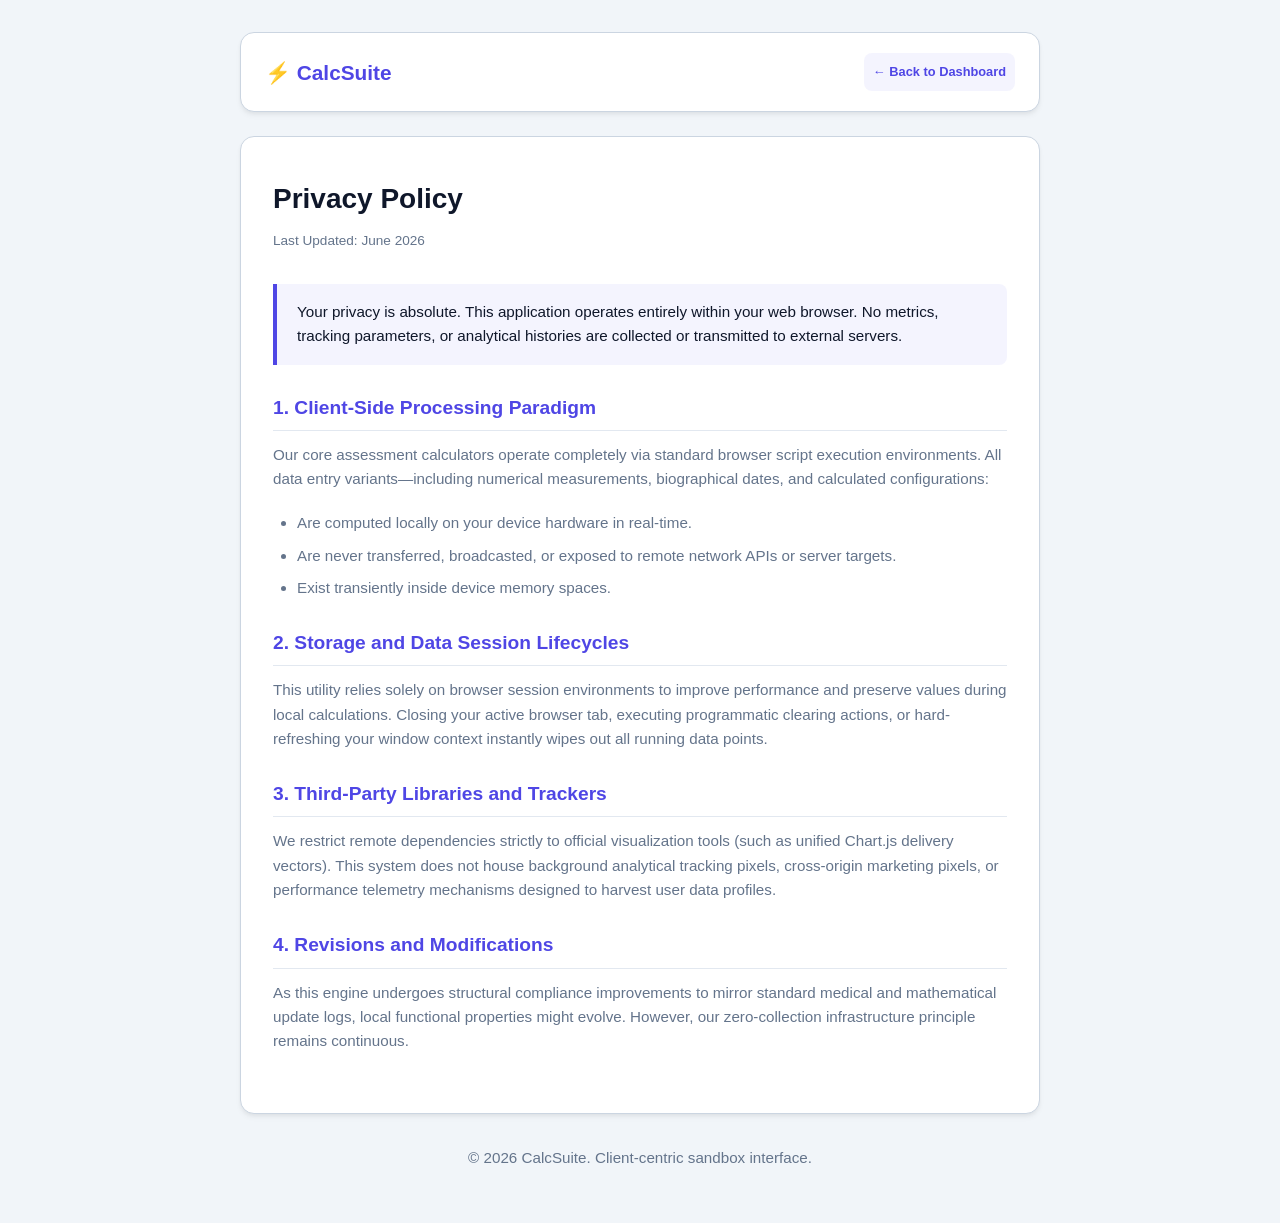
<file: privacy.html>
<!DOCTYPE html>
<html lang="en">
<head>
    <meta charset="UTF-8">
    <meta name="viewport" content="width=device-width, initial-scale=1.0">
    <title>Privacy Policy - CalcSuite</title>
    <style>
        :root {
            --bg-base: #f1f5f9;
            --bg-surface: #ffffff;
            --border-color: #cbd5e1;
            --text-main: #0f172a;
            --text-muted: #64748b;
            --primary: #4f46e5;
            --primary-hover: #4338ca;
            --primary-light: rgba(79, 70, 229, 0.06);
            --radius: 14px;
            --shadow: 0 4px 6px -1px rgba(0, 0, 0, 0.05), 0 2px 4px -1px rgba(0, 0, 0, 0.05);
        }

        * {
            box-sizing: border-box;
            margin: 0;
            padding: 0;
            font-family: -apple-system, BlinkMacSystemFont, "Segoe UI", Roboto, Helvetica, Arial, sans-serif;
        }

        body {
            background-color: var(--bg-base);
            color: var(--text-main);
            padding: 2rem 1rem;
            line-height: 1.6;
        }

        .legal-container {
            max-width: 800px;
            margin: 0 auto;
            width: 100%;
        }

        header {
            background: var(--bg-surface);
            padding: 1.25rem 1.5rem;
            border-radius: var(--radius);
            box-shadow: var(--shadow);
            border: 1px solid var(--border-color);
            display: flex;
            justify-content: space-between;
            align-items: center;
            margin-bottom: 1.5rem;
        }

        .brand h1 {
            font-size: 1.3rem;
            font-weight: 800;
            color: var(--primary);
            display: flex;
            align-items: center;
            gap: 0.5rem;
        }

        .back-btn {
            padding: 0.5rem 0.5rem;
            font-size: 0.8rem;
            font-weight: 700;
            color: var(--primary);
            background: var(--primary-light);
            border: 1px solid transparent;
            border-radius: 8px;
            text-decoration: none;
            transition: all 0.15s ease;
        }

        .back-btn:hover {
            background: var(--primary);
            color: #ffffff;
        }

        .legal-card {
            background: var(--bg-surface);
            border-radius: var(--radius);
            padding: 2.5rem 2rem;
            box-shadow: var(--shadow);
            border: 1px solid var(--border-color);
        }

        .doc-title {
            font-size: 1.75rem;
            font-weight: 800;
            margin-bottom: 0.5rem;
            color: var(--text-main);
        }

        .last-updated {
            font-size: 0.85rem;
            color: var(--text-muted);
            margin-bottom: 2rem;
            font-weight: 500;
        }

        h2 {
            font-size: 1.2rem;
            font-weight: 700;
            margin: 1.75rem 0 0.75rem 0;
            color: var(--primary);
            border-bottom: 1px solid #e2e8f0;
            padding-bottom: 0.4rem;
        }

        p {
            color: var(--text-muted);
            margin-bottom: 1.25rem;
            font-size: 0.95rem;
        }

        ul {
            margin-bottom: 1.25rem;
            padding-left: 1.5rem;
            color: var(--text-muted);
            font-size: 0.95rem;
        }

        li {
            margin-bottom: 0.5rem;
        }

        .highlight-box {
            background: var(--primary-light);
            border-left: 4px solid var(--primary);
            padding: 1rem 1.25rem;
            border-radius: 0 8px 8px 0;
            margin-bottom: 1.5rem;
        }

        .highlight-box p {
            color: var(--text-main);
            font-weight: 500;
            margin-bottom: 0;
        }

        footer {
            text-align: center;
            margin-top: 2rem;
            font-size: 0.85rem;
            color: var(--text-muted);
        }

        @media (max-width: 600px) {
            body { padding: 1rem 0.5rem; }
            .legal-card { padding: 1.5rem 1.25rem; }
            .doc-title { font-size: 1.5rem; }
        }
    </style>
</head>
<body>

<div class="legal-container">
    <header>
        <div class="brand">
            <h1>⚡ CalcSuite</h1>
        </div>
        <a href="index.html" class="back-btn">← Back to Dashboard</a>
    </header>

    <main class="legal-card">
        <h1 class="doc-title">Privacy Policy</h1>
        <div class="last-updated">Last Updated: June 2026</div>

        <div class="highlight-box">
            <p>Your privacy is absolute. This application operates entirely within your web browser. No metrics, tracking parameters, or analytical histories are collected or transmitted to external servers.</p>
        </div>

        <h2>1. Client-Side Processing Paradigm</h2>
        <p>Our core assessment calculators operate completely via standard browser script execution environments. All data entry variants—including numerical measurements, biographical dates, and calculated configurations:</p>
        <ul>
            <li>Are computed locally on your device hardware in real-time.</li>
            <li>Are never transferred, broadcasted, or exposed to remote network APIs or server targets.</li>
            <li>Exist transiently inside device memory spaces.</li>
        </ul>

        <h2>2. Storage and Data Session Lifecycles</h2>
        <p>This utility relies solely on browser session environments to improve performance and preserve values during local calculations. Closing your active browser tab, executing programmatic clearing actions, or hard-refreshing your window context instantly wipes out all running data points.</p>

        <h2>3. Third-Party Libraries and Trackers</h2>
        <p>We restrict remote dependencies strictly to official visualization tools (such as unified Chart.js delivery vectors). This system does not house background analytical tracking pixels, cross-origin marketing pixels, or performance telemetry mechanisms designed to harvest user data profiles.</p>

        <h2>4. Revisions and Modifications</h2>
        <p>As this engine undergoes structural compliance improvements to mirror standard medical and mathematical update logs, local functional properties might evolve. However, our zero-collection infrastructure principle remains continuous.</p>
    </main>

    <footer>
        <p>&copy; 2026 CalcSuite. Client-centric sandbox interface.</p>
    </footer>
</div>

</body>
</html>
</file>
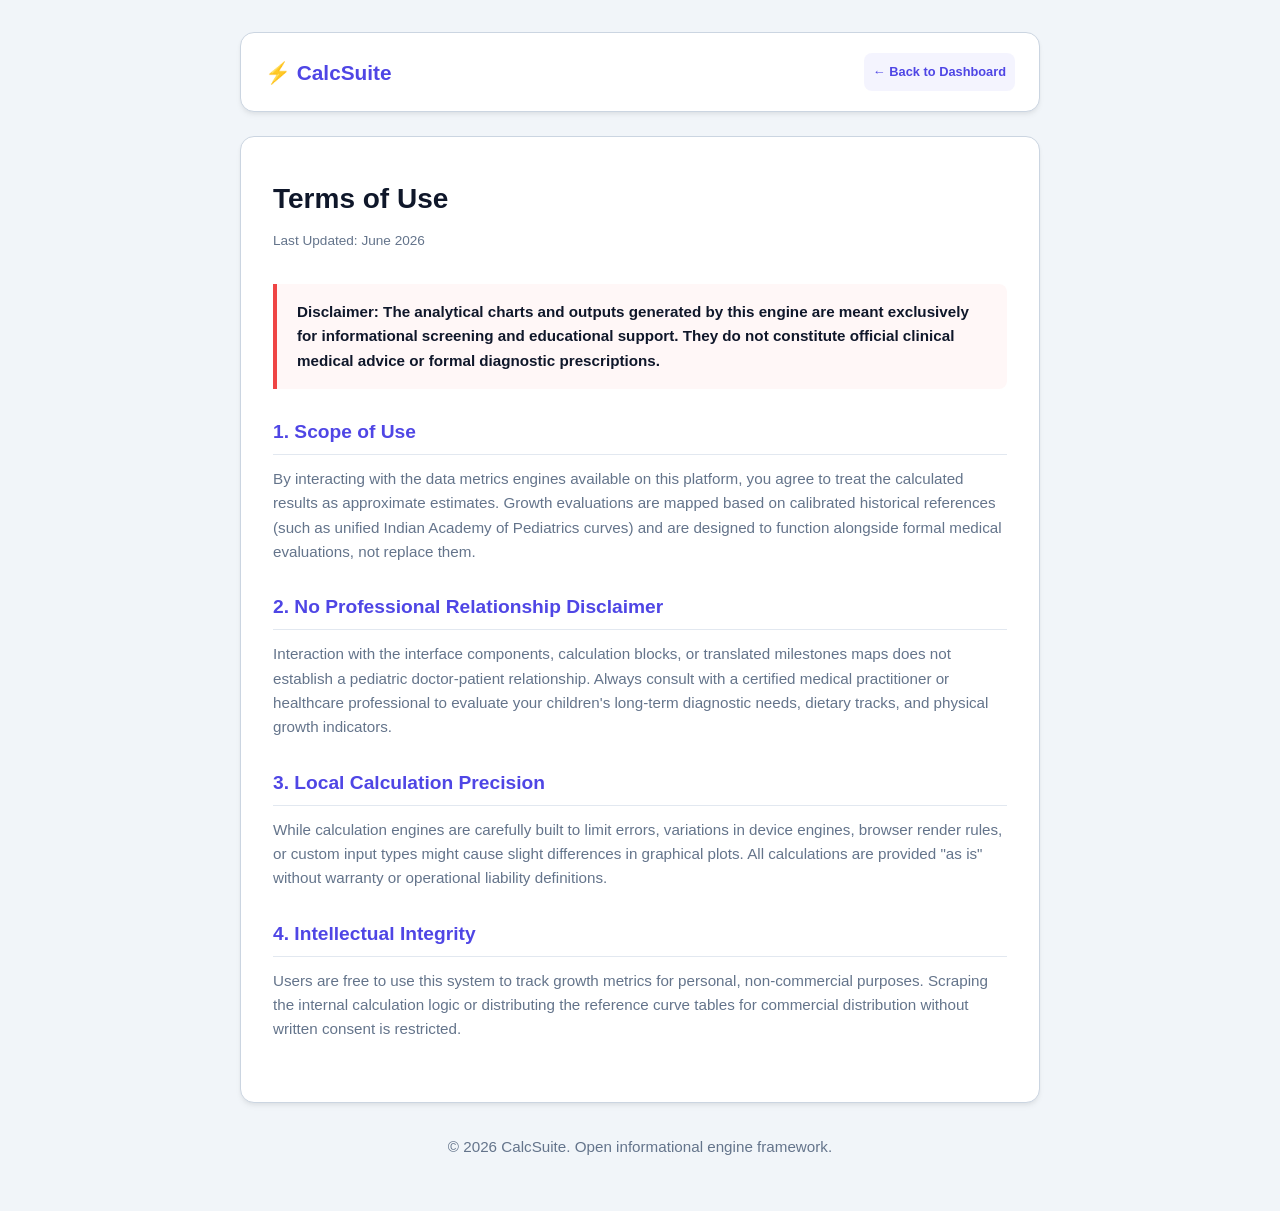
<file: terms.html>
<!DOCTYPE html>
<html lang="en">
<head>
    <meta charset="UTF-8">
    <meta name="viewport" content="width=device-width, initial-scale=1.0">
    <title>Terms of Use - CalcSuite</title>
    <style>
        :root {
            --bg-base: #f1f5f9;
            --bg-surface: #ffffff;
            --border-color: #cbd5e1;
            --text-main: #0f172a;
            --text-muted: #64748b;
            --primary: #4f46e5;
            --primary-hover: #4338ca;
            --primary-light: rgba(79, 70, 229, 0.06);
            --danger: #ef4444;
            --danger-light: rgba(239, 68, 68, 0.04);
            --radius: 14px;
            --shadow: 0 4px 6px -1px rgba(0, 0, 0, 0.05), 0 2px 4px -1px rgba(0, 0, 0, 0.05);
        }

        * {
            box-sizing: border-box;
            margin: 0;
            padding: 0;
            font-family: -apple-system, BlinkMacSystemFont, "Segoe UI", Roboto, Helvetica, Arial, sans-serif;
        }

        body {
            background-color: var(--bg-base);
            color: var(--text-main);
            padding: 2rem 1rem;
            line-height: 1.6;
        }

        .legal-container {
            max-width: 800px;
            margin: 0 auto;
            width: 100%;
        }

        header {
            background: var(--bg-surface);
            padding: 1.25rem 1.5rem;
            border-radius: var(--radius);
            box-shadow: var(--shadow);
            border: 1px solid var(--border-color);
            display: flex;
            justify-content: space-between;
            align-items: center;
            margin-bottom: 1.5rem;
        }

        .brand h1 {
            font-size: 1.3rem;
            font-weight: 800;
            color: var(--primary);
            display: flex;
            align-items: center;
            gap: 0.5rem;
        }

        .back-btn {
            padding: 0.5rem 0.5rem;
            font-size: 0.8rem;
            font-weight: 700;
            color: var(--primary);
            background: var(--primary-light);
            border: 1px solid transparent;
            border-radius: 8px;
            text-decoration: none;
            transition: all 0.15s ease;
        }

        .back-btn:hover {
            background: var(--primary);
            color: #ffffff;
        }

        .legal-card {
            background: var(--bg-surface);
            border-radius: var(--radius);
            padding: 2.5rem 2rem;
            box-shadow: var(--shadow);
            border: 1px solid var(--border-color);
        }

        .doc-title {
            font-size: 1.75rem;
            font-weight: 800;
            margin-bottom: 0.5rem;
            color: var(--text-main);
        }

        .last-updated {
            font-size: 0.85rem;
            color: var(--text-muted);
            margin-bottom: 2rem;
            font-weight: 500;
        }

        h2 {
            font-size: 1.2rem;
            font-weight: 700;
            margin: 1.75rem 0 0.75rem 0;
            color: var(--primary);
            border-bottom: 1px solid #e2e8f0;
            padding-bottom: 0.4rem;
        }

        p {
            color: var(--text-muted);
            margin-bottom: 1.25rem;
            font-size: 0.95rem;
        }

        .danger-box {
            background: var(--danger-light);
            border-left: 4px solid var(--danger);
            padding: 1rem 1.25rem;
            border-radius: 0 8px 8px 0;
            margin-bottom: 1.5rem;
        }

        .danger-box p {
            color: var(--text-main);
            font-weight: 600;
            margin-bottom: 0;
        }

        footer {
            text-align: center;
            margin-top: 2rem;
            font-size: 0.85rem;
            color: var(--text-muted);
        }

        @media (max-width: 600px) {
            body { padding: 1rem 0.5rem; }
            .legal-card { padding: 1.5rem 1.25rem; }
            .doc-title { font-size: 1.5rem; }
        }
    </style>
</head>
<body>

<div class="legal-container">
    <header>
        <div class="brand">
            <h1>⚡ CalcSuite</h1>
        </div>
        <a href="index.html" class="back-btn">← Back to Dashboard</a>
    </header>

    <main class="legal-card">
        <h1 class="doc-title">Terms of Use</h1>
        <div class="last-updated">Last Updated: June 2026</div>

        <div class="danger-box">
            <p>Disclaimer: The analytical charts and outputs generated by this engine are meant exclusively for informational screening and educational support. They do not constitute official clinical medical advice or formal diagnostic prescriptions.</p>
        </div>

        <h2>1. Scope of Use</h2>
        <p>By interacting with the data metrics engines available on this platform, you agree to treat the calculated results as approximate estimates. Growth evaluations are mapped based on calibrated historical references (such as unified Indian Academy of Pediatrics curves) and are designed to function alongside formal medical evaluations, not replace them.</p>

        <h2>2. No Professional Relationship Disclaimer</h2>
        <p>Interaction with the interface components, calculation blocks, or translated milestones maps does not establish a pediatric doctor-patient relationship. Always consult with a certified medical practitioner or healthcare professional to evaluate your children's long-term diagnostic needs, dietary tracks, and physical growth indicators.</p>

        <h2>3. Local Calculation Precision</h2>
        <p>While calculation engines are carefully built to limit errors, variations in device engines, browser render rules, or custom input types might cause slight differences in graphical plots. All calculations are provided "as is" without warranty or operational liability definitions.</p>

        <h2>4. Intellectual Integrity</h2>
        <p>Users are free to use this system to track growth metrics for personal, non-commercial purposes. Scraping the internal calculation logic or distributing the reference curve tables for commercial distribution without written consent is restricted.</p>
    </main>

    <footer>
        <p>&copy; 2026 CalcSuite. Open informational engine framework.</p>
    </footer>
</div>

</body>
</html>
</file>
<file: global.css>
body { display: block !important; }

/* ==========================================
    ROBUST FOOTER STYLING
    ========================================== */
.site-footer {
    background: #ffffff;
    border-top: 1px solid #e2e8f0;
    font-family: inherit;
    color: #1e293b;
    margin-top: 1em;
    width: 100%;
    box-sizing: border-box;
}

.footer-container {
    max-width: 1200px;
    margin: 0 auto;
    padding: 64px 24px;
    display: flex;
    gap: 64px;
    box-sizing: border-box;
}

.footer-brand {
    flex: 1;
    max-width: 320px;
    display: flex;
    flex-direction: column;
    gap: 16px;
    align-items: flex-start;
}

.footer-brand .logo {
    display: inline-flex !important;
    align-items: center !important;
    gap: 10px;
    text-decoration: none;
    color: #0f172a !important;
    font-weight: 700;
    font-size: 1.25rem;
    white-space: nowrap;
}

.footer-brand .logo-icon {
    background: #4f46e5;
    color: #ffffff;
    width: 36px;
    height: 36px;
    border-radius: 10px;
    display: flex !important;
    align-items: center;
    justify-content: center;
    font-size: 1.2rem;
    flex-shrink: 0;
}

.footer-brand span {
    display: inline-block;
    color: #0f172a !important;
}

.footer-desc {
    font-size: 0.9rem;
    color: #64748b;
    line-height: 1.6;
    margin: 0;
}

.footer-nav {
    flex: 2;
    display: grid;
    grid-template-columns: repeat(3, 1fr);
    gap: 32px;
}

.footer-col {
    display: flex;
    flex-direction: column;
    gap: 16px;
}

.footer-title {
    display: flex;
    align-items: center;
    gap: 8px;
    font-size: 0.95rem;
    font-weight: 700;
    color: #0f172a;
    margin: 0;
}

.footer-title-icon {
    font-size: 1rem;
    background: #f1f5f9;
    width: 28px;
    height: 28px;
    border-radius: 6px;
    display: flex;
    align-items: center;
    justify-content: center;
}

.footer-links {
    list-style: none;
    padding: 0;
    margin: 0;
    display: flex;
    flex-direction: column;
    gap: 12px;
}

.footer-links a {
    font-size: 0.9rem;
    color: #64748b;
    text-decoration: none;
    transition: color 0.2s ease, transform 0.2s ease;
    display: inline-block;
}

.footer-links a:hover {
    color: #4f46e5;
    transform: translateX(4px);
}

.footer-bottom {
    border-top: 1px solid #e2e8f0;
    padding: 24px 24px;
    background: #f8fafc;
    width: 100%;
    box-sizing: border-box;
}

.footer-bottom-container {
    max-width: 1200px;
    margin: 0 auto;
    display: flex;
    justify-content: space-between;
    align-items: center;
    font-size: 0.85rem;
    color: #64748b;
}

.footer-bottom-links {
    display: flex;
    gap: 24px;
}

.footer-bottom-links a {
    color: #64748b;
    text-decoration: none;
    transition: color 0.2s ease;
}

.footer-bottom-links a:hover {
    color: #4f46e5;
}

/* ==========================================
    OPTIMIZED MOBILE RESPONSIVE STYLING
    ========================================== */
@media (max-width: 768px) {
    /* Prevent root-level viewport leaks completely */
    html, body {
        overflow-x: hidden !important;
        width: 100% !important;
        max-width: 100% !important;
        margin: 0;
        padding: 0;
    }

    /* Snug down layout margins to fit exactly into view borders */
    .footer-container {
        flex-direction: column;
        padding: 40px 20px;
        gap: 36px;
        width: 100%;
        box-sizing: border-box;
    }

    .footer-brand {
        max-width: 100%;
        text-align: left;
        align-items: flex-start;
    }

    .footer-brand .logo {
        justify-content: flex-start;
        width: 100%;
    }

    .footer-nav {
        grid-template-columns: 1fr;
        gap: 28px;
        width: 100%;
    }

    .footer-title {
        border-bottom: 2px solid #f1f5f9;
        padding-bottom: 10px;
        margin-bottom: 4px;
    }

    .footer-links {
        gap: 14px;
        padding-left: 4px;
    }

    .footer-links a:hover {
        transform: none;
    }

    .footer-bottom-container {
        flex-direction: column-reverse;
        gap: 16px;
        text-align: center;
    }

    .footer-bottom-links {
        justify-content: center;
        width: 100%;
    }
}
</file>
